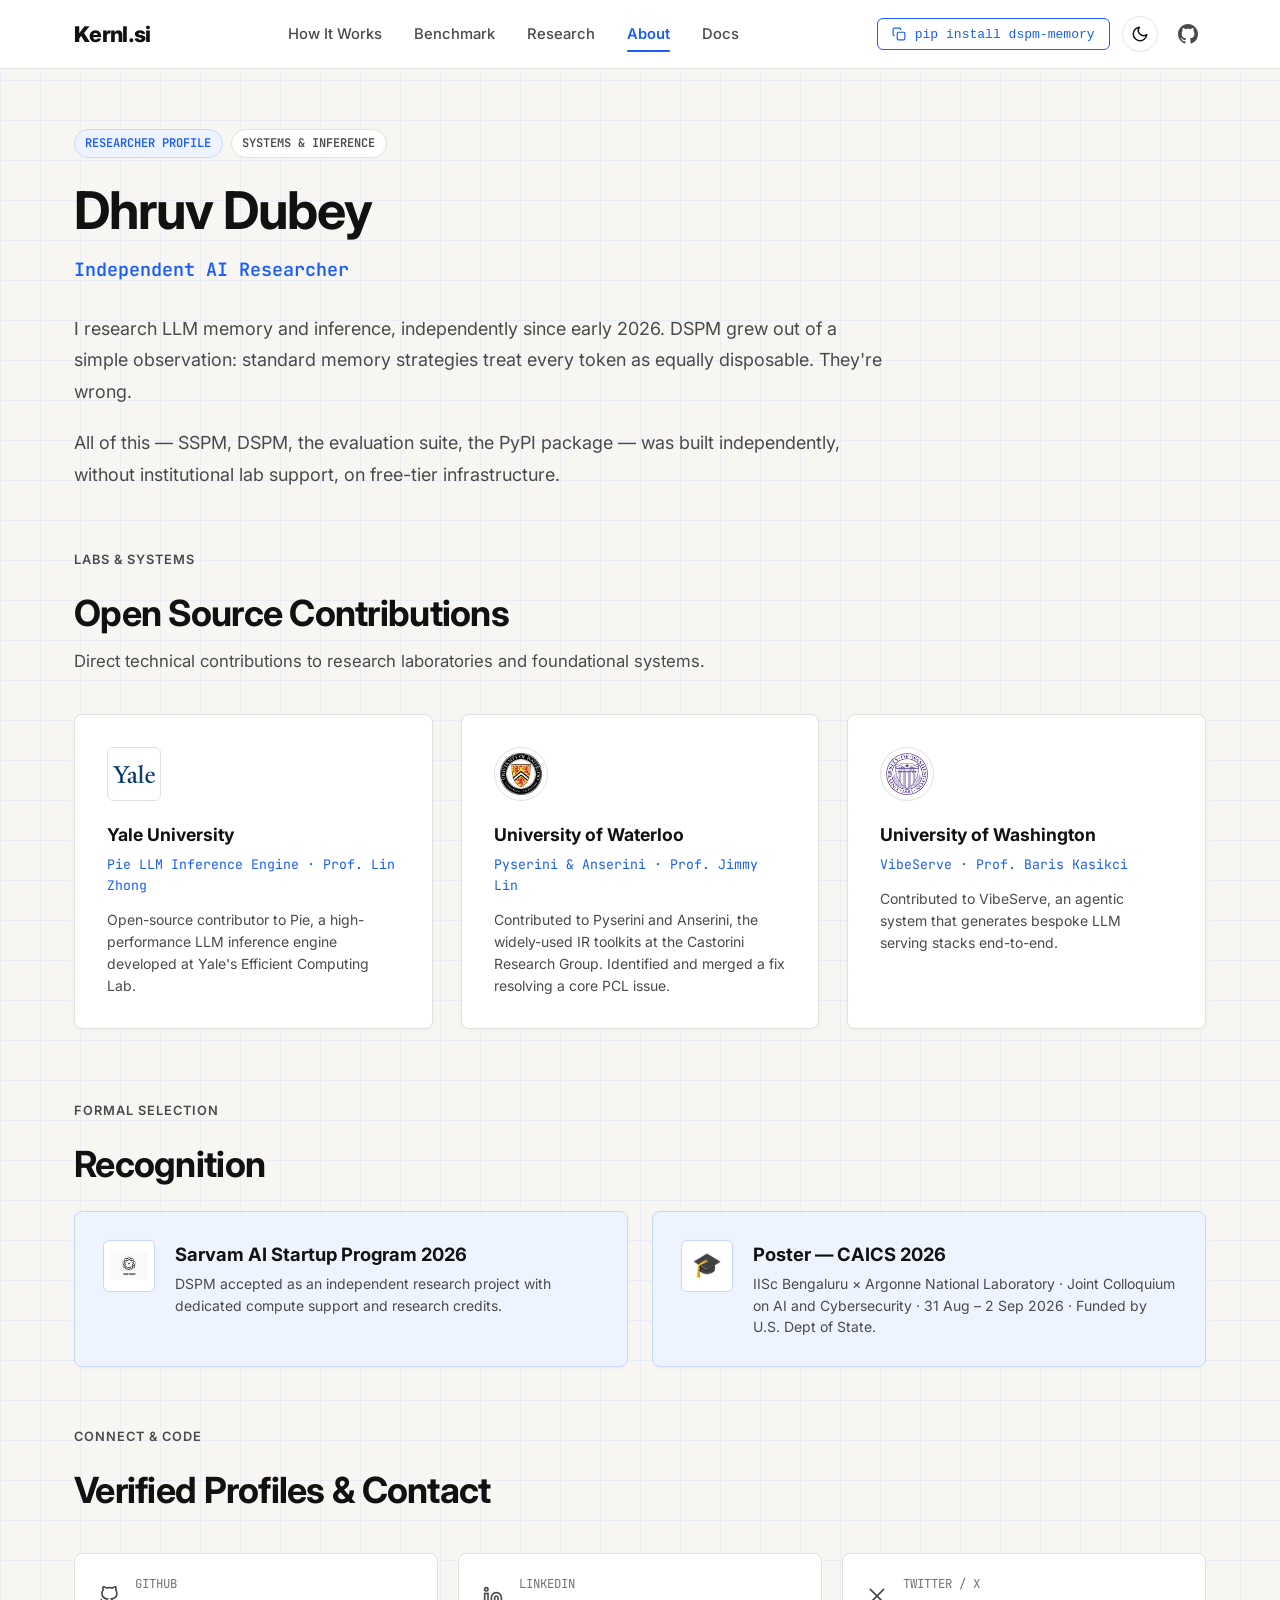
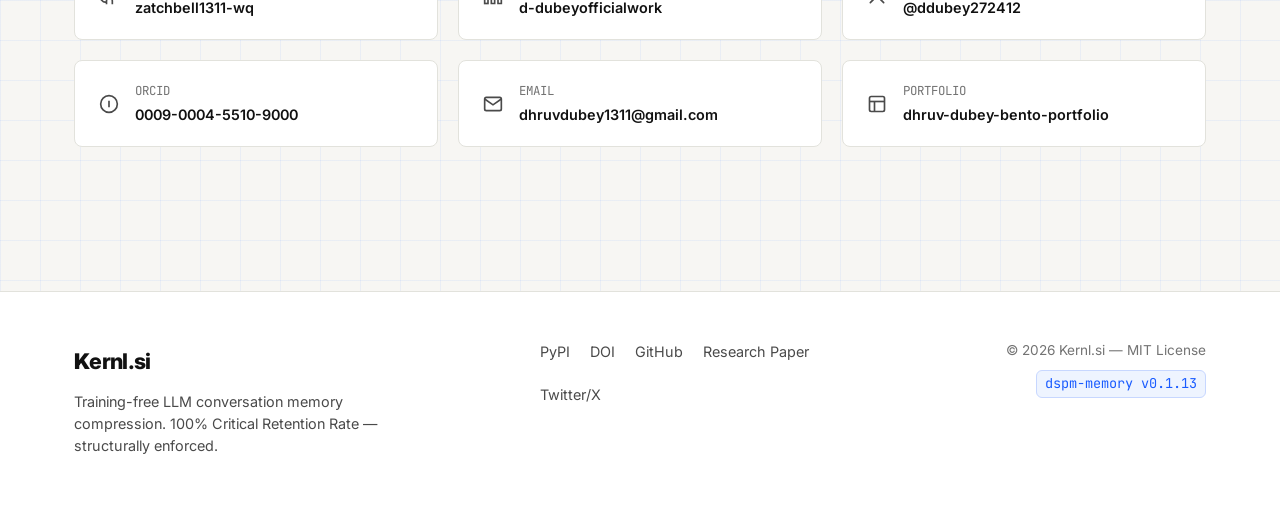
<file: about.html>
<!DOCTYPE html>
<html lang="en">
<head>
  <script>
    (function() {
      const t = localStorage.getItem('kernl-theme');
      const s = window.matchMedia('(prefers-color-scheme: dark)').matches ? 'dark' : 'light';
      document.documentElement.setAttribute('data-theme', t || s);
    })();
  </script>
  <meta charset="UTF-8">
  <meta name="viewport" content="width=device-width, initial-scale=1.0">
  <title>About — Dhruv Dubey &middot; Kernl.si</title>
  <meta name="description" content="Dhruv Dubey is an independent AI researcher working on LLM memory and inference. Creator of DSPM and open-source contributor to Yale, UW, and Waterloo projects.">
  <link rel="icon" type="image/svg+xml" href="favicon.svg">
  <link rel="stylesheet" href="styles.css">
</head>
<body>

  <!-- Page Transition & Loading Splash Screen -->
  <div id="splash-screen">
    <div class="splash-content">
      <div class="splash-logo kernl-logo">
        <span class="logo-mark">K</span><span class="logo-suffix">ernl.si</span>
      </div>
      <div class="splash-sub">Dynamic Semantic Patch Memory</div>
      <div class="splash-redirect-info"></div>
    </div>
  </div>

  <!-- Shared Top Navigation -->
  <header class="site-header">
    <div class="container nav-container">
      <a href="index.html" class="kernl-logo" aria-label="Kernl.si Home">
        <span class="logo-mark">K</span><span class="logo-suffix">ernl.si</span>
      </a>

      <nav>
        <ul class="nav-links">
          <li><a href="how-it-works.html" class="nav-link">How It Works</a></li>
          <li><a href="benchmark.html" class="nav-link">Benchmark</a></li>
          <li><a href="research.html" class="nav-link">Research</a></li>
          <li><a href="about.html" class="nav-link active">About</a></li>
          <li><a href="https://github.com/zatchbell1311-wq/Kernl#readme" target="_blank" rel="noopener noreferrer" class="nav-link">Docs</a></li>
        </ul>
      </nav>

      <div class="nav-actions">
        <button class="pip-copy-btn" title="Click to copy installation command">
          <svg class="copy-icon" viewBox="0 0 24 24">
            <rect x="9" y="9" width="13" height="13" rx="2" ry="2"></rect>
            <path d="M5 15H4a2 2 0 0 1-2-2V4a2 2 0 0 1 2-2h9a2 2 0 0 1 2 2v1"></path>
          </svg>
          <code>pip install dspm-memory</code>
          <span class="tooltip">Copied!</span>
        </button>

        <!-- Theme Toggle Button -->
        <button class="theme-toggle-btn" id="theme-toggle" aria-label="Switch to dark mode" title="Switch to dark mode">
          <svg viewBox="0 0 24 24"><path d="M21 12.79A9 9 0 1 1 11.21 3 7 7 0 0 0 21 12.79z"></path></svg>
        </button>

        <a href="https://github.com/zatchbell1311-wq/Kernl" target="_blank" rel="noopener noreferrer" class="nav-icon-link" aria-label="Kernl on GitHub">
          <svg viewBox="0 0 24 24">
            <path d="M12 0C5.37 0 0 5.37 0 12c0 5.31 3.435 9.795 8.205 11.385.6.105.825-.255.825-.57 0-.285-.015-1.23-.015-2.235-3.015.555-3.795-.735-4.035-1.41-.135-.345-.72-1.41-1.23-1.695-.42-.225-1.02-.78-.015-.795.945-.015 1.62.87 1.845 1.23 1.08 1.815 2.805 1.305 3.495.99.105-.78.42-1.305.765-1.605-2.67-.3-5.46-1.335-5.46-5.925 0-1.305.465-2.385 1.23-3.225-.12-.3-.54-1.53.12-3.18 0 0 1.005-.315 3.3 1.23.96-.27 1.98-.405 3-.405s2.04.135 3 .405c2.295-1.56 3.3-1.23 3.3-1.23.66 1.65.24 2.88.12 3.18.765.84 1.23 1.905 1.23 3.225 0 4.605-2.805 5.625-5.475 5.925.435.375.81 1.095.81 2.22 0 1.605-.015 2.895-.015 3.3 0 .315.225.69.825.57A12.02 12.02 0 0024 12c0-6.63-5.37-12-12-12z"/>
          </svg>
        </a>

        <button class="mobile-toggle" aria-label="Toggle navigation menu">
          <svg viewBox="0 0 24 24">
            <line x1="3" y1="12" x2="21" y2="12"></line>
            <line x1="3" y1="6" x2="21" y2="6"></line>
            <line x1="3" y1="18" x2="21" y2="18"></line>
          </svg>
        </button>
      </div>
    </div>

    <!-- Mobile Drawer -->
    <div class="mobile-drawer">
      <a href="how-it-works.html" class="nav-link">How It Works</a>
      <a href="benchmark.html" class="nav-link">Benchmark</a>
      <a href="research.html" class="nav-link">Research</a>
      <a href="about.html" class="nav-link active">About</a>
      <a href="https://github.com/zatchbell1311-wq/Kernl#readme" target="_blank" rel="noopener noreferrer" class="nav-link">Docs</a>
      <button class="pip-copy-btn copy-pip-action" style="width: 100%; justify-content: center;">
        <code>pip install dspm-memory</code>
      </button>
    </div>
  </header>

  <!-- Page Content -->
  <main>
    <div class="container" style="padding-top: 60px; padding-bottom: 80px;">
      
      <!-- Profile & Header Section -->
      <header class="author-header">
        <div>
          <div class="badge-row">
            <span class="badge blue-tint">RESEARCHER PROFILE</span>
            <span class="badge">SYSTEMS &amp; INFERENCE</span>
          </div>
          <h1 class="section-title" style="font-size: 3.25rem;">
            Dhruv Dubey
          </h1>
          <div style="font-family: var(--font-mono); font-size: 1.15rem; color: var(--accent); font-weight: 600; margin-bottom: 1.75rem;">
            Independent AI Researcher
          </div>

          <div style="font-size: 1.125rem; color: var(--text); line-height: 1.75; max-width: 820px;">
            <p style="margin-bottom: 1.25rem;">
              I research LLM memory and inference, independently since early 2026. DSPM grew out of a simple observation: standard memory strategies treat every token as equally disposable. They're wrong.
            </p>
            <p>
              All of this &mdash; SSPM, DSPM, the evaluation suite, the PyPI package &mdash; was built independently, without institutional lab support, on free-tier infrastructure.
            </p>
          </div>
        </div>
      </header>

      <!-- Open Source Contributions (With Real Logos) -->
      <section style="margin: 60px 0;">
        <span class="section-label">LABS &amp; SYSTEMS</span>
        <h2 class="section-title">Open Source Contributions</h2>
        <p class="section-subtitle">
          Direct technical contributions to research laboratories and foundational systems.
        </p>

        <div class="contrib-grid">
          
          <!-- YALE UNIVERSITY -->
          <div class="contrib-card">
            <div class="contrib-logo-box" title="Yale University Official Logo">
              <img src="images/yale-white-badge.png" alt="Yale University Logo" class="brand-logo-img">
            </div>
            <h3 class="contrib-univ">Yale University</h3>
            <div class="contrib-lab">Pie LLM Inference Engine &middot; Prof. Lin Zhong</div>
            <p class="contrib-desc">
              Open-source contributor to Pie, a high-performance LLM inference engine developed at Yale's Efficient Computing Lab.
            </p>
          </div>

          <!-- UNIVERSITY OF WATERLOO -->
          <div class="contrib-card">
            <div class="contrib-logo-box round-badge" title="University of Waterloo Official Heraldic Seal">
              <img src="images/waterloo-seal.png" alt="University of Waterloo Seal" class="brand-logo-img">
            </div>
            <h3 class="contrib-univ">University of Waterloo</h3>
            <div class="contrib-lab">Pyserini &amp; Anserini &middot; Prof. Jimmy Lin</div>
            <p class="contrib-desc">
              Contributed to Pyserini and Anserini, the widely-used IR toolkits at the Castorini Research Group. Identified and merged a fix resolving a core PCL issue.
            </p>
          </div>

          <!-- UNIVERSITY OF WASHINGTON -->
          <div class="contrib-card">
            <div class="contrib-logo-box round-badge" title="University of Washington Official Seal">
              <img src="images/uw-seal.png" alt="University of Washington Seal" class="brand-logo-img">
            </div>
            <h3 class="contrib-univ">University of Washington</h3>
            <div class="contrib-lab">VibeServe &middot; Prof. Baris Kasikci</div>
            <p class="contrib-desc">
              Contributed to VibeServe, an agentic system that generates bespoke LLM serving stacks end-to-end.
            </p>
          </div>

        </div>
      </section>

      <!-- Recognition Section (Sarvam AI & CAICS) -->
      <section style="margin: 60px 0;">
        <span class="section-label">FORMAL SELECTION</span>
        <h2 class="section-title">Recognition</h2>

        <div style="display: grid; grid-template-columns: 1fr 1fr; gap: 1.5rem; margin-top: 1.5rem;">
          
          <!-- Sarvam AI Card -->
          <div class="card" style="display: flex; gap: 1.25rem; align-items: flex-start; background: var(--recog-bg); border-color: var(--recog-border);">
            <div style="width: 52px; height: 52px; border-radius: var(--radius-sm); background: var(--surface); border: 1px solid var(--recog-border); display: flex; align-items: center; justify-content: center; flex-shrink: 0; padding: 6px;">
              <img src="images/sarvam-official.png" alt="Sarvam AI Official Logo" class="brand-logo-img sarvam-brand-img">
            </div>
            <div>
              <h3 style="font-size: 1.15rem; font-weight: 700; color: var(--heading); margin-bottom: 0.25rem;">
                Sarvam AI Startup Program 2026
              </h3>
              <p style="font-size: 0.875rem; color: var(--text); line-height: 1.55;">
                DSPM accepted as an independent research project with dedicated compute support and research credits.
              </p>
            </div>
          </div>

          <!-- Poster CAICS Card -->
          <div class="card" style="display: flex; gap: 1.25rem; align-items: flex-start; background: var(--recog-bg); border-color: var(--recog-border);">
            <div style="width: 52px; height: 52px; border-radius: var(--radius-sm); background: var(--surface); border: 1px solid var(--recog-border); display: flex; align-items: center; justify-content: center; flex-shrink: 0; font-size: 1.5rem;">
              🎓
            </div>
            <div>
              <h3 style="font-size: 1.15rem; font-weight: 700; color: var(--heading); margin-bottom: 0.25rem;">
                Poster &mdash; CAICS 2026
              </h3>
              <p style="font-size: 0.875rem; color: var(--text); line-height: 1.55;">
                IISc Bengaluru &times; Argonne National Laboratory &middot; Joint Colloquium on AI and Cybersecurity &middot; 31 Aug &ndash; 2 Sep 2026 &middot; Funded by U.S. Dept of State.
              </p>
            </div>
          </div>

        </div>
      </section>

      <!-- Links Row -->
      <section style="margin: 60px 0 20px;">
        <span class="section-label">CONNECT &amp; CODE</span>
        <h2 class="section-title">Verified Profiles &amp; Contact</h2>

        <div class="links-row-grid">
          
          <!-- GitHub -->
          <a href="https://github.com/zatchbell1311-wq" target="_blank" rel="noopener noreferrer" class="link-contact-card">
            <svg viewBox="0 0 24 24">
              <path d="M9 19c-5 1.5-5-2.5-7-3m14 6v-3.87a3.37 3.37 0 0 0-.94-2.61c3.14-.35 6.44-1.54 6.44-7A5.44 5.44 0 0 0 20 4.77 5.07 5.07 0 0 0 19.91 1S18.73.65 16 2.48a13.38 13.38 0 0 0-7 0C6.27.65 5.09 1 5.09 1A5.07 5.07 0 0 0 5 4.77a5.44 5.44 0 0 0-1.5 3.78c0 5.42 3.3 6.61 6.44 7A3.37 3.37 0 0 0 9 18.13V22"></path>
            </svg>
            <div>
              <div class="info-title">GitHub</div>
              <div class="info-val">zatchbell1311-wq</div>
            </div>
          </a>

          <!-- LinkedIn -->
          <a href="https://linkedin.com/in/d-dubeyofficialwork" target="_blank" rel="noopener noreferrer" class="link-contact-card">
            <svg viewBox="0 0 24 24">
              <path d="M16 8a6 6 0 0 1 6 6v7h-4v-7a2 2 0 0 0-2-2 2 2 0 0 0-2 2v7h-4v-7a6 6 0 0 1 6-6z"></path>
              <rect x="2" y="9" width="4" height="12"></rect>
              <circle cx="4" cy="4" r="2"></circle>
            </svg>
            <div>
              <div class="info-title">LinkedIn</div>
              <div class="info-val">d-dubeyofficialwork</div>
            </div>
          </a>

          <!-- Twitter/X -->
          <a href="https://x.com/ddubey272412" target="_blank" rel="noopener noreferrer" class="link-contact-card">
            <svg viewBox="0 0 24 24" fill="none">
              <path d="M4 4l16 16m0-16L4 20" stroke="currentColor" stroke-width="2" stroke-linecap="round"/>
            </svg>
            <div>
              <div class="info-title">Twitter / X</div>
              <div class="info-val">@ddubey272412</div>
            </div>
          </a>

          <!-- ORCID -->
          <a href="https://orcid.org/0009-0004-5510-9000" target="_blank" rel="noopener noreferrer" class="link-contact-card">
            <svg viewBox="0 0 24 24">
              <circle cx="12" cy="12" r="10"></circle>
              <line x1="12" y1="8" x2="12" y2="16"></line>
              <line x1="8" y1="8" x2="8.01" y2="8"></line>
            </svg>
            <div>
              <div class="info-title">ORCID</div>
              <div class="info-val">0009-0004-5510-9000</div>
            </div>
          </a>

          <!-- Email -->
          <a href="mailto:dhruvdubey1311@gmail.com" class="link-contact-card">
            <svg viewBox="0 0 24 24">
              <path d="M4 4h16c1.1 0 2 .9 2 2v12c0 1.1-.9 2-2 2H4c-1.1 0-2-.9-2-2V6c0-1.1.9-2 2-2z"></path>
              <polyline points="22,6 12,13 2,6"></polyline>
            </svg>
            <div>
              <div class="info-title">Email</div>
              <div class="info-val">dhruvdubey1311@gmail.com</div>
            </div>
          </a>

          <!-- Portfolio -->
          <a href="https://dhruv-dubey-bento-portfolio.vercel.app" target="_blank" rel="noopener noreferrer" class="link-contact-card">
            <svg viewBox="0 0 24 24">
              <rect x="3" y="3" width="18" height="18" rx="2" ry="2"></rect>
              <line x1="3" y1="9" x2="21" y2="9"></line>
              <line x1="9" y1="21" x2="9" y2="9"></line>
            </svg>
            <div>
              <div class="info-title">Portfolio</div>
              <div class="info-val">dhruv-dubey-bento-portfolio</div>
            </div>
          </a>

        </div>
      </section>

    </div>
  </main>

  <!-- Shared Footer -->
  <footer class="site-footer">
    <div class="container footer-container">
      <div class="footer-brand">
        <a href="index.html" class="kernl-logo">
          <span class="logo-mark">K</span><span class="logo-suffix">ernl.si</span>
        </a>
        <p>
          Training-free LLM conversation memory compression. 100% Critical Retention Rate — structurally enforced.
        </p>
      </div>

      <div class="footer-center-links">
        <a href="https://pypi.org/project/dspm-memory/" target="_blank" rel="noopener noreferrer">PyPI</a>
        <a href="https://doi.org/10.5281/zenodo.19438636" target="_blank" rel="noopener noreferrer">DOI</a>
        <a href="https://github.com/zatchbell1311-wq/Kernl" target="_blank" rel="noopener noreferrer">GitHub</a>
        <a href="research.html">Research Paper</a>
        <a href="https://x.com/ddubey272412" target="_blank" rel="noopener noreferrer">Twitter/X</a>
      </div>

      <div class="footer-right">
        <div>&copy; 2026 Kernl.si &mdash; MIT License</div>
        <div class="version-tag">dspm-memory v0.1.13</div>
      </div>
    </div>
  </footer>

  <script src="main.js"></script>
</body>
</html>
</file>
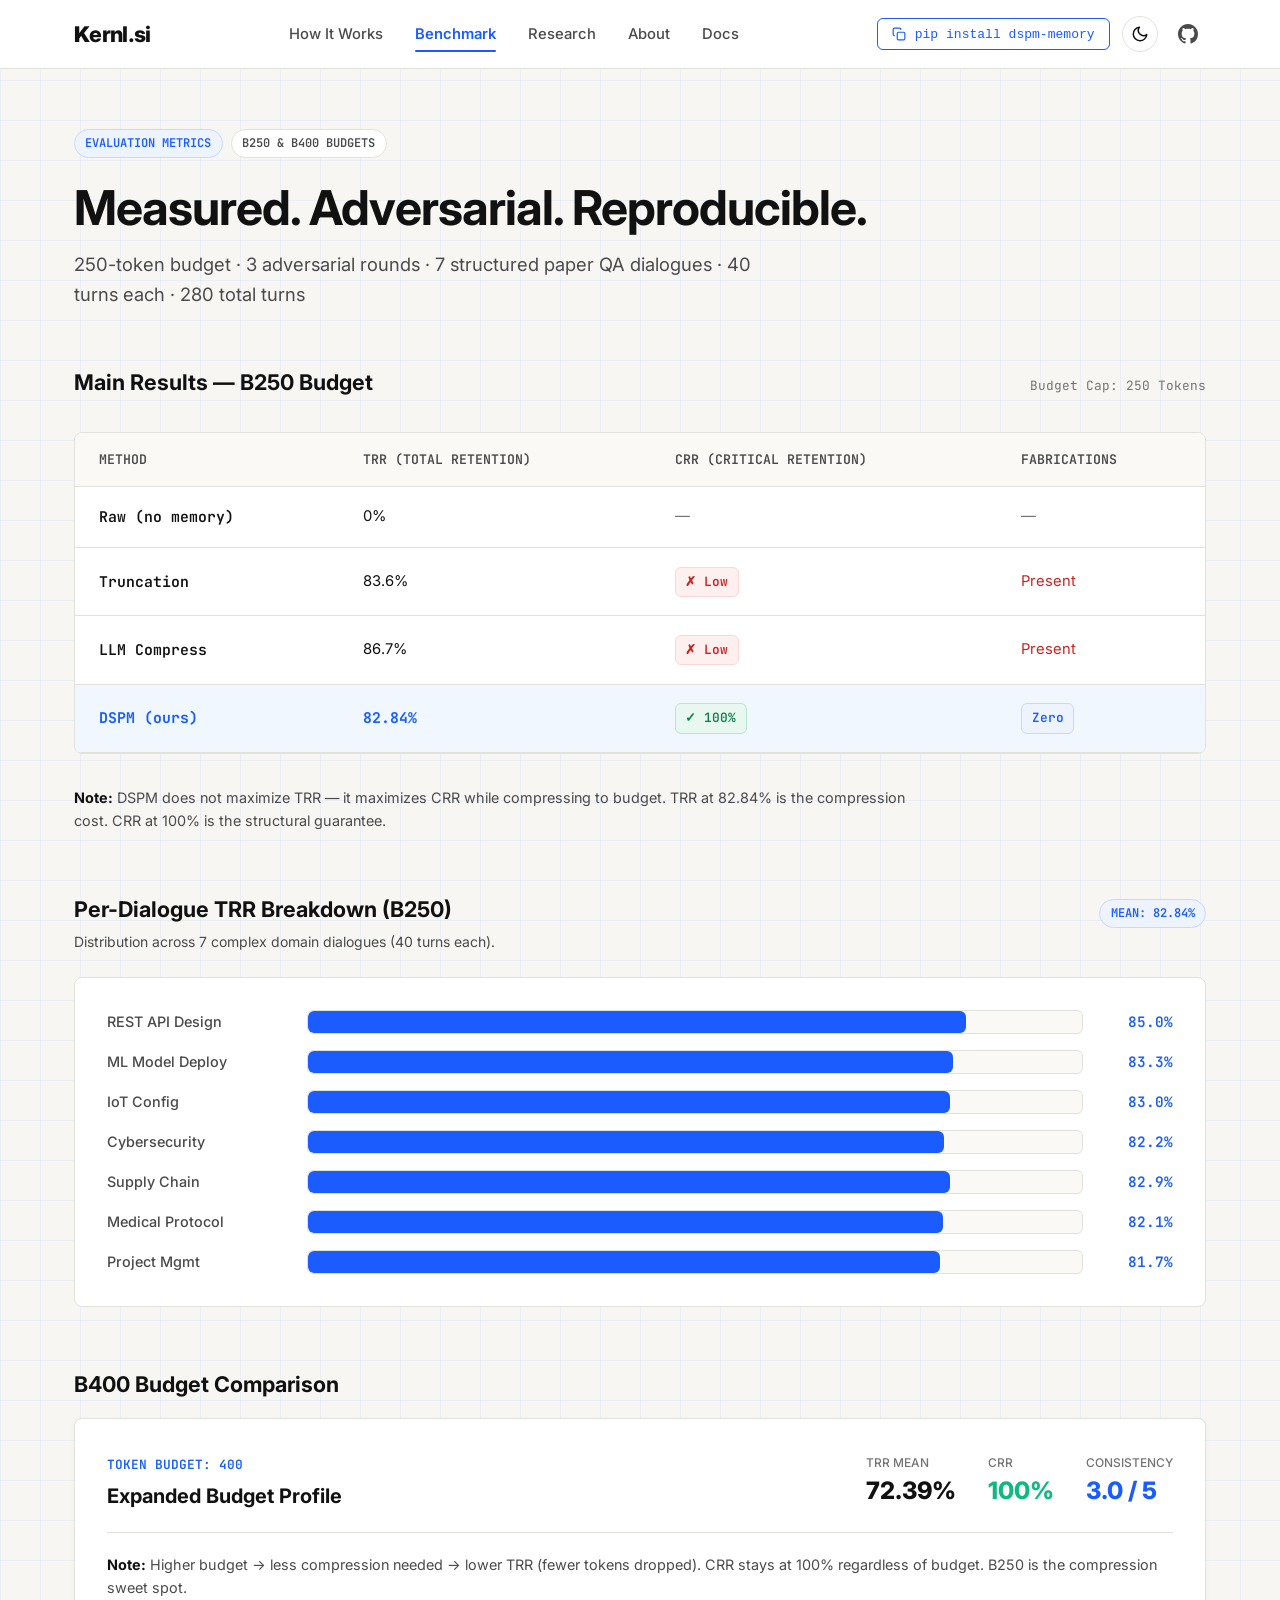
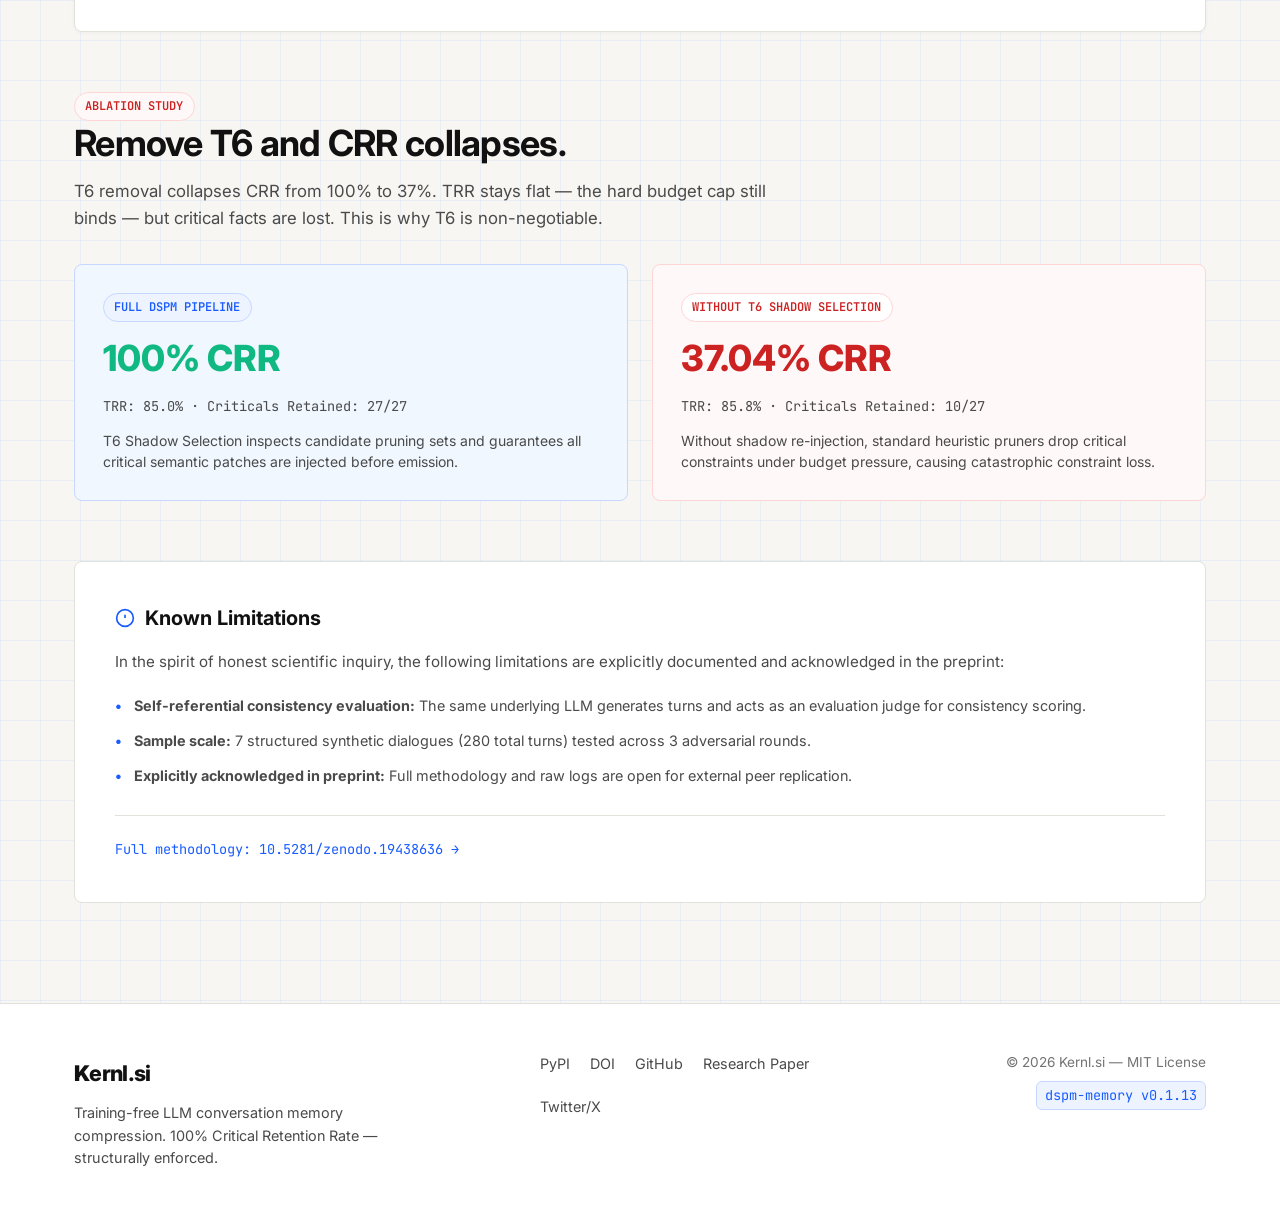
<file: benchmark.html>
<!DOCTYPE html>
<html lang="en">
<head>
  <script>
    (function() {
      const t = localStorage.getItem('kernl-theme');
      const s = window.matchMedia('(prefers-color-scheme: dark)').matches ? 'dark' : 'light';
      document.documentElement.setAttribute('data-theme', t || s);
    })();
  </script>
  <meta charset="UTF-8">
  <meta name="viewport" content="width=device-width, initial-scale=1.0">
  <title>Benchmark — Kernl.si (DSPM)</title>
  <meta name="description" content="Empirical evaluation of DSPM across adversarial dialogues at 250-token and 400-token budgets. 100% Critical Retention Rate, zero fabrications.">
  <link rel="icon" type="image/svg+xml" href="favicon.svg">
  <link rel="stylesheet" href="styles.css">
</head>
<body>

  <!-- Page Transition & Loading Splash Screen -->
  <div id="splash-screen">
    <div class="splash-content">
      <div class="splash-logo kernl-logo">
        <span class="logo-mark">K</span><span class="logo-suffix">ernl.si</span>
      </div>
      <div class="splash-sub">Dynamic Semantic Patch Memory</div>
      <div class="splash-redirect-info"></div>
    </div>
  </div>

  <!-- Shared Top Navigation -->
  <header class="site-header">
    <div class="container nav-container">
      <a href="index.html" class="kernl-logo" aria-label="Kernl.si Home">
        <span class="logo-mark">K</span><span class="logo-suffix">ernl.si</span>
      </a>

      <nav>
        <ul class="nav-links">
          <li><a href="how-it-works.html" class="nav-link">How It Works</a></li>
          <li><a href="benchmark.html" class="nav-link active">Benchmark</a></li>
          <li><a href="research.html" class="nav-link">Research</a></li>
          <li><a href="about.html" class="nav-link">About</a></li>
          <li><a href="https://github.com/zatchbell1311-wq/Kernl#readme" target="_blank" rel="noopener noreferrer" class="nav-link">Docs</a></li>
        </ul>
      </nav>

      <div class="nav-actions">
        <button class="pip-copy-btn" title="Click to copy installation command">
          <svg class="copy-icon" viewBox="0 0 24 24">
            <rect x="9" y="9" width="13" height="13" rx="2" ry="2"></rect>
            <path d="M5 15H4a2 2 0 0 1-2-2V4a2 2 0 0 1 2-2h9a2 2 0 0 1 2 2v1"></path>
          </svg>
          <code>pip install dspm-memory</code>
          <span class="tooltip">Copied!</span>
        </button>

        <!-- Theme Toggle Button -->
        <button class="theme-toggle-btn" id="theme-toggle" aria-label="Switch to dark mode" title="Switch to dark mode">
          <svg viewBox="0 0 24 24"><path d="M21 12.79A9 9 0 1 1 11.21 3 7 7 0 0 0 21 12.79z"></path></svg>
        </button>

        <a href="https://github.com/zatchbell1311-wq/Kernl" target="_blank" rel="noopener noreferrer" class="nav-icon-link" aria-label="Kernl on GitHub">
          <svg viewBox="0 0 24 24">
            <path d="M12 0C5.37 0 0 5.37 0 12c0 5.31 3.435 9.795 8.205 11.385.6.105.825-.255.825-.57 0-.285-.015-1.23-.015-2.235-3.015.555-3.795-.735-4.035-1.41-.135-.345-.72-1.41-1.23-1.695-.42-.225-1.02-.78-.015-.795.945-.015 1.62.87 1.845 1.23 1.08 1.815 2.805 1.305 3.495.99.105-.78.42-1.305.765-1.605-2.67-.3-5.46-1.335-5.46-5.925 0-1.305.465-2.385 1.23-3.225-.12-.3-.54-1.53.12-3.18 0 0 1.005-.315 3.3 1.23.96-.27 1.98-.405 3-.405s2.04.135 3 .405c2.295-1.56 3.3-1.23 3.3-1.23.66 1.65.24 2.88.12 3.18.765.84 1.23 1.905 1.23 3.225 0 4.605-2.805 5.625-5.475 5.925.435.375.81 1.095.81 2.22 0 1.605-.015 2.895-.015 3.3 0 .315.225.69.825.57A12.02 12.02 0 0024 12c0-6.63-5.37-12-12-12z"/>
          </svg>
        </a>

        <button class="mobile-toggle" aria-label="Toggle navigation menu">
          <svg viewBox="0 0 24 24">
            <line x1="3" y1="12" x2="21" y2="12"></line>
            <line x1="3" y1="6" x2="21" y2="6"></line>
            <line x1="3" y1="18" x2="21" y2="18"></line>
          </svg>
        </button>
      </div>
    </div>

    <!-- Mobile Drawer -->
    <div class="mobile-drawer">
      <a href="how-it-works.html" class="nav-link">How It Works</a>
      <a href="benchmark.html" class="nav-link active">Benchmark</a>
      <a href="research.html" class="nav-link">Research</a>
      <a href="about.html" class="nav-link">About</a>
      <a href="https://github.com/zatchbell1311-wq/Kernl#readme" target="_blank" rel="noopener noreferrer" class="nav-link">Docs</a>
      <button class="pip-copy-btn copy-pip-action" style="width: 100%; justify-content: center;">
        <code>pip install dspm-memory</code>
      </button>
    </div>
  </header>

  <!-- Page Content -->
  <main>
    <div class="container" style="padding-top: 60px; padding-bottom: 80px;">
      
      <!-- Header Section -->
      <header style="max-width: 820px; margin-bottom: 3.5rem;">
        <div class="badge-row">
          <span class="badge blue-tint">EVALUATION METRICS</span>
          <span class="badge">B250 &amp; B400 BUDGETS</span>
        </div>
        <h1 class="section-title" style="font-size: 3rem;">
          Measured. Adversarial. Reproducible.
        </h1>
        <p class="section-subtitle" style="font-size: 1.15rem; margin-top: 0.75rem;">
          250-token budget &middot; 3 adversarial rounds &middot; 7 structured paper QA dialogues &middot; 40 turns each &middot; 280 total turns
        </p>
      </header>

      <!-- Main Results Table — B250 budget -->
      <section>
        <div style="display: flex; justify-content: space-between; align-items: baseline; flex-wrap: wrap; gap: 1rem;">
          <h2 style="font-size: 1.35rem; font-weight: 700; color: var(--heading);">Main Results &mdash; B250 Budget</h2>
          <span style="font-family: var(--font-mono); font-size: 0.8rem; color: var(--text-muted);">
            Budget Cap: 250 Tokens
          </span>
        </div>

        <div class="table-wrapper">
          <table class="benchmark-table">
            <thead>
              <tr>
                <th>Method</th>
                <th>TRR (Total Retention)</th>
                <th>CRR (Critical Retention)</th>
                <th>Fabrications</th>
              </tr>
            </thead>
            <tbody>
              <tr>
                <td style="font-family: var(--font-mono); font-weight: 600;">Raw (no memory)</td>
                <td>0%</td>
                <td style="color: var(--text-muted);">&mdash;</td>
                <td style="color: var(--text-muted);">&mdash;</td>
              </tr>
              <tr>
                <td style="font-family: var(--font-mono); font-weight: 600;">Truncation</td>
                <td>83.6%</td>
                <td>
                  <span class="table-badge fail">
                    ✗ Low
                  </span>
                </td>
                <td style="color: var(--danger-red);">Present</td>
              </tr>
              <tr>
                <td style="font-family: var(--font-mono); font-weight: 600;">LLM Compress</td>
                <td>86.7%</td>
                <td>
                  <span class="table-badge fail">
                    ✗ Low
                  </span>
                </td>
                <td style="color: var(--danger-red);">Present</td>
              </tr>
              <tr class="highlight-row">
                <td style="font-family: var(--font-mono); font-weight: 700; color: var(--accent);">
                  DSPM (ours)
                </td>
                <td style="color: var(--accent); font-family: var(--font-mono); font-weight: 700;">
                  82.84%
                </td>
                <td>
                  <span class="table-badge success">
                    ✓ 100%
                  </span>
                </td>
                <td>
                  <span class="table-badge blue">Zero</span>
                </td>
              </tr>
            </tbody>
          </table>
        </div>

        <p style="font-size: 0.9rem; color: var(--text); line-height: 1.6; max-width: 860px; margin-top: 1rem;">
          <strong style="color: var(--heading);">Note:</strong> DSPM does not maximize TRR &mdash; it maximizes CRR while compressing to budget. TRR at 82.84% is the compression cost. CRR at 100% is the structural guarantee.
        </p>
      </section>

      <!-- Per-Dialogue TRR — B250 Bar Chart -->
      <section style="margin: 60px 0;">
        <div style="display: flex; justify-content: space-between; align-items: baseline; flex-wrap: wrap; gap: 1rem; margin-bottom: 1.5rem;">
          <div>
            <h2 style="font-size: 1.35rem; font-weight: 700; color: var(--heading);">Per-Dialogue TRR Breakdown (B250)</h2>
            <p style="font-size: 0.875rem; color: var(--text); margin-top: 0.25rem;">
              Distribution across 7 complex domain dialogues (40 turns each).
            </p>
          </div>
          <span class="badge blue-tint">MEAN: 82.84%</span>
        </div>

        <div style="background: var(--surface); border: 1px solid var(--border); border-radius: var(--radius-md); padding: 2rem;">
          <div class="bar-row">
            <div class="bar-label">REST API Design</div>
            <div class="bar-track">
              <div class="bar-fill" data-percent="85.0"></div>
            </div>
            <div class="bar-val">85.0%</div>
          </div>

          <div class="bar-row">
            <div class="bar-label">ML Model Deploy</div>
            <div class="bar-track">
              <div class="bar-fill" data-percent="83.3"></div>
            </div>
            <div class="bar-val">83.3%</div>
          </div>

          <div class="bar-row">
            <div class="bar-label">IoT Config</div>
            <div class="bar-track">
              <div class="bar-fill" data-percent="83.0"></div>
            </div>
            <div class="bar-val">83.0%</div>
          </div>

          <div class="bar-row">
            <div class="bar-label">Cybersecurity</div>
            <div class="bar-track">
              <div class="bar-fill" data-percent="82.2"></div>
            </div>
            <div class="bar-val">82.2%</div>
          </div>

          <div class="bar-row">
            <div class="bar-label">Supply Chain</div>
            <div class="bar-track">
              <div class="bar-fill" data-percent="82.9"></div>
            </div>
            <div class="bar-val">82.9%</div>
          </div>

          <div class="bar-row">
            <div class="bar-label">Medical Protocol</div>
            <div class="bar-track">
              <div class="bar-fill" data-percent="82.1"></div>
            </div>
            <div class="bar-val">82.1%</div>
          </div>

          <div class="bar-row" style="margin-bottom: 0;">
            <div class="bar-label">Project Mgmt</div>
            <div class="bar-track">
              <div class="bar-fill" data-percent="81.7"></div>
            </div>
            <div class="bar-val">81.7%</div>
          </div>
        </div>
      </section>

      <!-- B400 Comparison Card -->
      <section style="margin: 60px 0;">
        <h2 style="font-size: 1.35rem; font-weight: 700; color: var(--heading); margin-bottom: 1rem;">
          B400 Budget Comparison
        </h2>

        <div class="card" style="padding: 2rem;">
          <div style="display: flex; justify-content: space-between; align-items: center; flex-wrap: wrap; gap: 1.5rem; margin-bottom: 1.25rem;">
            <div>
              <span style="font-family: var(--font-mono); font-size: 0.8rem; color: var(--accent); font-weight: 600;">TOKEN BUDGET: 400</span>
              <div style="font-size: 1.25rem; font-weight: 700; color: var(--heading); margin-top: 0.25rem;">Expanded Budget Profile</div>
            </div>

            <div style="display: flex; gap: 2rem; font-family: var(--font-sans);">
              <div>
                <span style="display: block; font-size: 0.75rem; color: var(--text-muted); font-weight: 500;">TRR MEAN</span>
                <span style="font-size: 1.5rem; font-weight: 800; color: var(--heading);">72.39%</span>
              </div>
              <div>
                <span style="display: block; font-size: 0.75rem; color: var(--text-muted); font-weight: 500;">CRR</span>
                <span style="font-size: 1.5rem; font-weight: 800; color: #10B981;">100%</span>
              </div>
              <div>
                <span style="display: block; font-size: 0.75rem; color: var(--text-muted); font-weight: 500;">CONSISTENCY</span>
                <span style="font-size: 1.5rem; font-weight: 800; color: var(--accent);">3.0 / 5</span>
              </div>
            </div>
          </div>

          <p style="font-size: 0.9rem; color: var(--text); line-height: 1.6; border-top: 1px solid var(--border); padding-top: 1.25rem; margin-top: 0.5rem;">
            <strong style="color: var(--heading);">Note:</strong> Higher budget &rarr; less compression needed &rarr; lower TRR (fewer tokens dropped). CRR stays at 100% regardless of budget. B250 is the compression sweet spot.
          </p>
        </div>
      </section>

      <!-- Ablation Study — T6 Shadow Selection -->
      <section style="margin: 60px 0;">
        <span class="badge" style="color: var(--danger-red); border-color: var(--without-border); background: var(--without-bg);">ABLATION STUDY</span>
        <h2 class="section-title">Remove T6 and CRR collapses.</h2>
        <p class="section-subtitle">
          T6 removal collapses CRR from 100% to 37%. TRR stays flat — the hard budget cap still binds — but critical facts are lost. This is why T6 is non-negotiable.
        </p>

        <div class="ablation-grid">
          <!-- Full DSPM -->
          <div class="ablation-card active">
            <span class="badge blue-tint">FULL DSPM PIPELINE</span>
            <div class="ablation-metric" style="color: #10B981;">100% CRR</div>
            <div style="font-family: var(--font-mono); font-size: 0.85rem; color: var(--text); margin-bottom: 0.75rem;">
              TRR: 85.0% &middot; Criticals Retained: 27/27
            </div>
            <p style="font-size: 0.875rem; color: var(--text); line-height: 1.5;">
              T6 Shadow Selection inspects candidate pruning sets and guarantees all critical semantic patches are injected before emission.
            </p>
          </div>

          <!-- Without T6 -->
          <div class="ablation-card collapsed">
            <span class="badge" style="color: var(--danger-red); border-color: var(--without-border);">WITHOUT T6 SHADOW SELECTION</span>
            <div class="ablation-metric" style="color: var(--danger-red);">37.04% CRR</div>
            <div style="font-family: var(--font-mono); font-size: 0.85rem; color: var(--text); margin-bottom: 0.75rem;">
              TRR: 85.8% &middot; Criticals Retained: 10/27
            </div>
            <p style="font-size: 0.875rem; color: var(--text); line-height: 1.5;">
              Without shadow re-injection, standard heuristic pruners drop critical constraints under budget pressure, causing catastrophic constraint loss.
            </p>
          </div>
        </div>
      </section>

      <!-- Known Limitations Section -->
      <section style="margin: 60px 0 20px; padding: 2.5rem; background: var(--surface); border-radius: var(--radius-md); border: 1px solid var(--border);">
        <div style="display: flex; align-items: center; gap: 0.6rem; margin-bottom: 1rem;">
          <svg width="20" height="20" viewBox="0 0 24 24" fill="none" stroke="var(--accent)" stroke-width="2">
            <circle cx="12" cy="12" r="10"></circle>
            <line x1="12" y1="8" x2="12" y2="12"></line>
            <line x1="12" y1="16" x2="12.01" y2="16"></line>
          </svg>
          <h3 style="font-size: 1.25rem; font-weight: 700; color: var(--heading);">Known Limitations</h3>
        </div>
        
        <p style="font-size: 0.95rem; color: var(--text); margin-bottom: 1.25rem;">
          In the spirit of honest scientific inquiry, the following limitations are explicitly documented and acknowledged in the preprint:
        </p>

        <ul style="list-style: none; display: flex; flex-direction: column; gap: 0.75rem; margin-bottom: 1.75rem;">
          <li style="display: flex; align-items: flex-start; gap: 0.75rem; font-size: 0.9rem; color: var(--text);">
            <span style="color: var(--accent); font-weight: bold;">&bull;</span>
            <span><strong>Self-referential consistency evaluation:</strong> The same underlying LLM generates turns and acts as an evaluation judge for consistency scoring.</span>
          </li>
          <li style="display: flex; align-items: flex-start; gap: 0.75rem; font-size: 0.9rem; color: var(--text);">
            <span style="color: var(--accent); font-weight: bold;">&bull;</span>
            <span><strong>Sample scale:</strong> 7 structured synthetic dialogues (280 total turns) tested across 3 adversarial rounds.</span>
          </li>
          <li style="display: flex; align-items: flex-start; gap: 0.75rem; font-size: 0.9rem; color: var(--text);">
            <span style="color: var(--accent); font-weight: bold;">&bull;</span>
            <span><strong>Explicitly acknowledged in preprint:</strong> Full methodology and raw logs are open for external peer replication.</span>
          </li>
        </ul>

        <div style="border-top: 1px solid var(--border); padding-top: 1.25rem;">
          <a href="https://doi.org/10.5281/zenodo.19438636" target="_blank" rel="noopener noreferrer" style="font-family: var(--font-mono); font-size: 0.85rem; color: var(--accent); display: inline-flex; align-items: center; gap: 0.4rem;">
            <span>Full methodology: 10.5281/zenodo.19438636 &rarr;</span>
          </a>
        </div>
      </section>

    </div>
  </main>

  <!-- Shared Footer -->
  <footer class="site-footer">
    <div class="container footer-container">
      <div class="footer-brand">
        <a href="index.html" class="kernl-logo">
          <span class="logo-mark">K</span><span class="logo-suffix">ernl.si</span>
        </a>
        <p>
          Training-free LLM conversation memory compression. 100% Critical Retention Rate — structurally enforced.
        </p>
      </div>

      <div class="footer-center-links">
        <a href="https://pypi.org/project/dspm-memory/" target="_blank" rel="noopener noreferrer">PyPI</a>
        <a href="https://doi.org/10.5281/zenodo.19438636" target="_blank" rel="noopener noreferrer">DOI</a>
        <a href="https://github.com/zatchbell1311-wq/Kernl" target="_blank" rel="noopener noreferrer">GitHub</a>
        <a href="research.html">Research Paper</a>
        <a href="https://x.com/ddubey272412" target="_blank" rel="noopener noreferrer">Twitter/X</a>
      </div>

      <div class="footer-right">
        <div>&copy; 2026 Kernl.si &mdash; MIT License</div>
        <div class="version-tag">dspm-memory v0.1.13</div>
      </div>
    </div>
  </footer>

  <script src="main.js"></script>
</body>
</html>
</file>
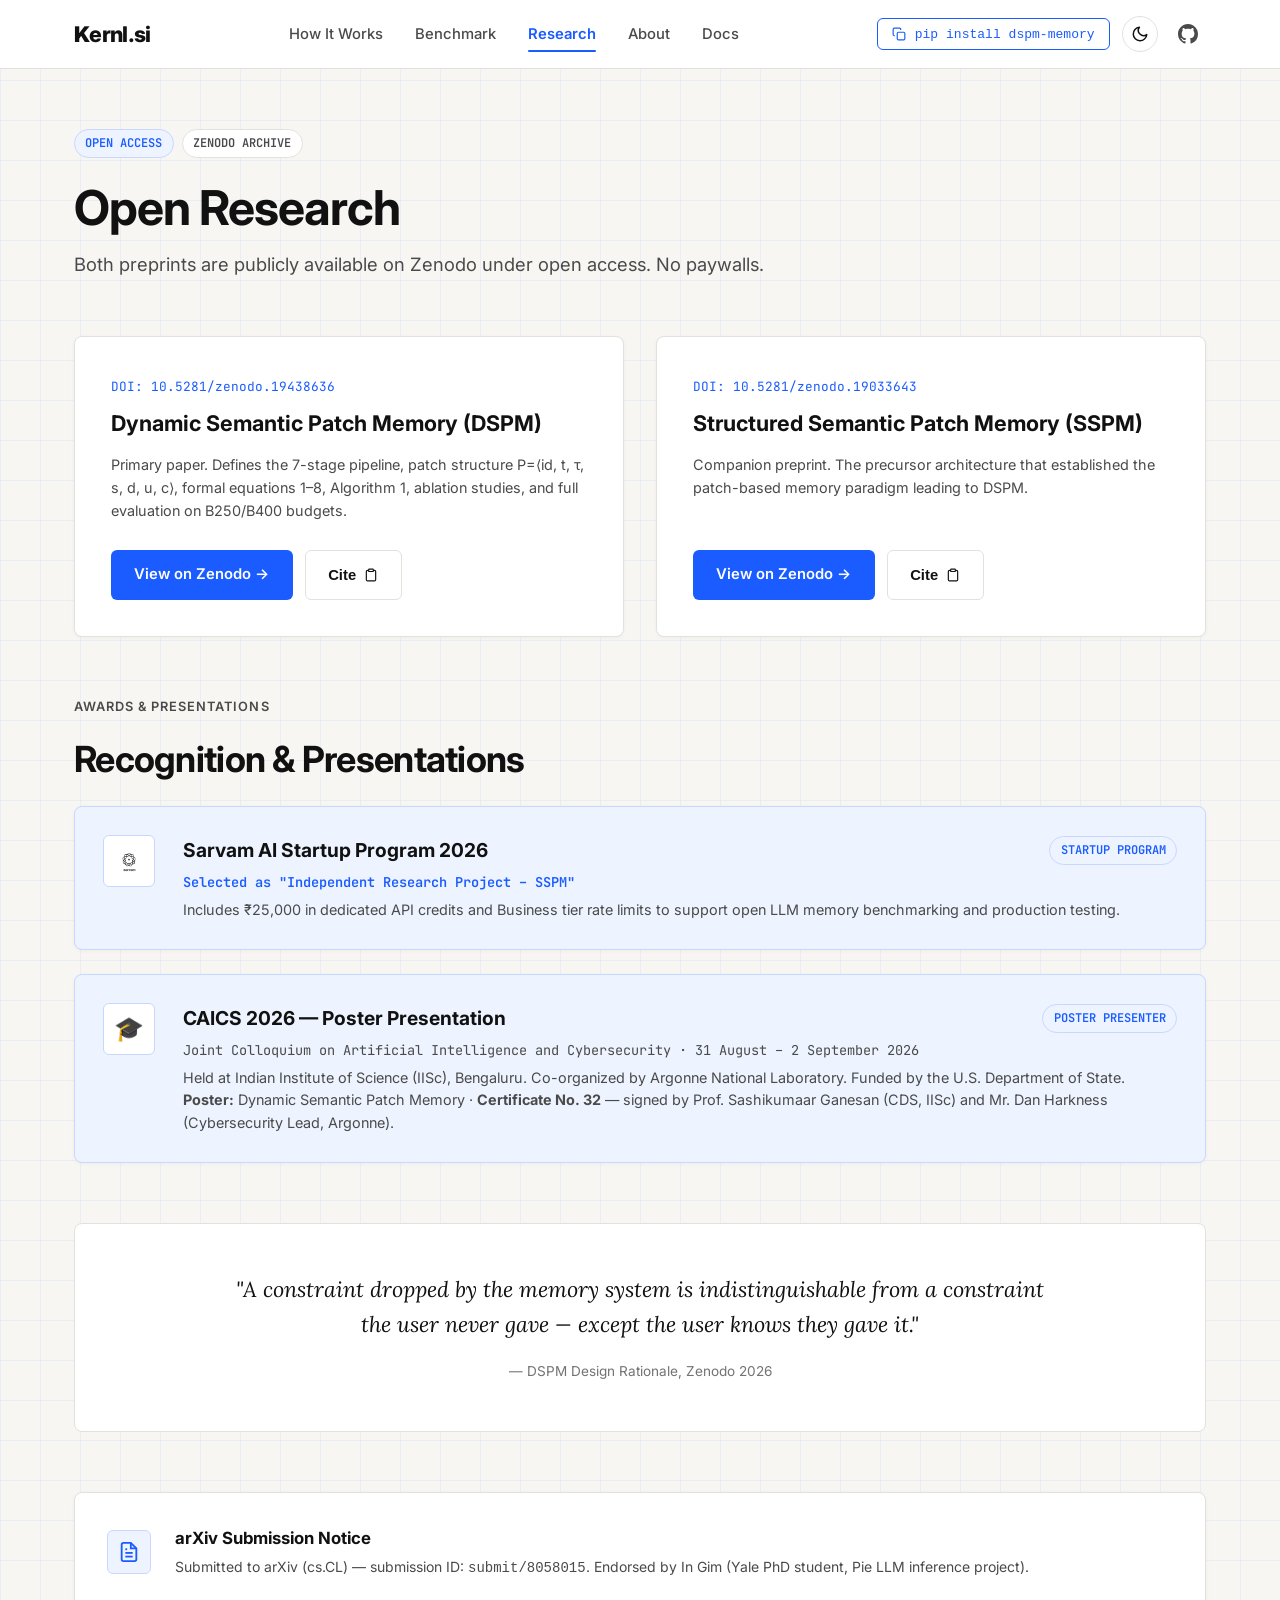
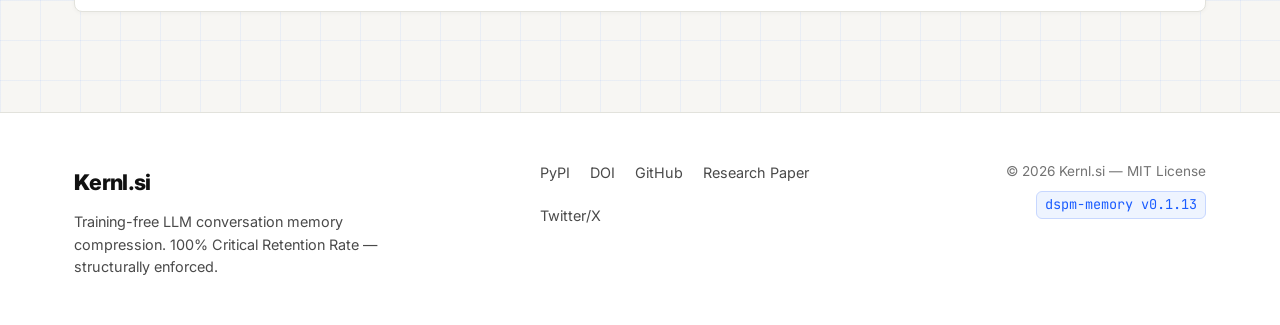
<file: research.html>
<!DOCTYPE html>
<html lang="en">
<head>
  <script>
    (function() {
      const t = localStorage.getItem('kernl-theme');
      const s = window.matchMedia('(prefers-color-scheme: dark)').matches ? 'dark' : 'light';
      document.documentElement.setAttribute('data-theme', t || s);
    })();
  </script>
  <meta charset="UTF-8">
  <meta name="viewport" content="width=device-width, initial-scale=1.0">
  <title>Research &amp; Publications — Kernl.si (DSPM)</title>
  <meta name="description" content="Open access research preprints, formal specifications, and academic presentations for Dynamic Semantic Patch Memory (DSPM).">
  <link rel="icon" type="image/svg+xml" href="favicon.svg">
  <link rel="stylesheet" href="styles.css">
</head>
<body>

  <!-- Page Transition & Loading Splash Screen -->
  <div id="splash-screen">
    <div class="splash-content">
      <div class="splash-logo kernl-logo">
        <span class="logo-mark">K</span><span class="logo-suffix">ernl.si</span>
      </div>
      <div class="splash-sub">Dynamic Semantic Patch Memory</div>
      <div class="splash-redirect-info"></div>
    </div>
  </div>

  <!-- Shared Top Navigation -->
  <header class="site-header">
    <div class="container nav-container">
      <a href="index.html" class="kernl-logo" aria-label="Kernl.si Home">
        <span class="logo-mark">K</span><span class="logo-suffix">ernl.si</span>
      </a>

      <nav>
        <ul class="nav-links">
          <li><a href="how-it-works.html" class="nav-link">How It Works</a></li>
          <li><a href="benchmark.html" class="nav-link">Benchmark</a></li>
          <li><a href="research.html" class="nav-link active">Research</a></li>
          <li><a href="about.html" class="nav-link">About</a></li>
          <li><a href="https://github.com/zatchbell1311-wq/Kernl#readme" target="_blank" rel="noopener noreferrer" class="nav-link">Docs</a></li>
        </ul>
      </nav>

      <div class="nav-actions">
        <button class="pip-copy-btn" title="Click to copy installation command">
          <svg class="copy-icon" viewBox="0 0 24 24">
            <rect x="9" y="9" width="13" height="13" rx="2" ry="2"></rect>
            <path d="M5 15H4a2 2 0 0 1-2-2V4a2 2 0 0 1 2-2h9a2 2 0 0 1 2 2v1"></path>
          </svg>
          <code>pip install dspm-memory</code>
          <span class="tooltip">Copied!</span>
        </button>

        <!-- Theme Toggle Button -->
        <button class="theme-toggle-btn" id="theme-toggle" aria-label="Switch to dark mode" title="Switch to dark mode">
          <svg viewBox="0 0 24 24"><path d="M21 12.79A9 9 0 1 1 11.21 3 7 7 0 0 0 21 12.79z"></path></svg>
        </button>

        <a href="https://github.com/zatchbell1311-wq/Kernl" target="_blank" rel="noopener noreferrer" class="nav-icon-link" aria-label="Kernl on GitHub">
          <svg viewBox="0 0 24 24">
            <path d="M12 0C5.37 0 0 5.37 0 12c0 5.31 3.435 9.795 8.205 11.385.6.105.825-.255.825-.57 0-.285-.015-1.23-.015-2.235-3.015.555-3.795-.735-4.035-1.41-.135-.345-.72-1.41-1.23-1.695-.42-.225-1.02-.78-.015-.795.945-.015 1.62.87 1.845 1.23 1.08 1.815 2.805 1.305 3.495.99.105-.78.42-1.305.765-1.605-2.67-.3-5.46-1.335-5.46-5.925 0-1.305.465-2.385 1.23-3.225-.12-.3-.54-1.53.12-3.18 0 0 1.005-.315 3.3 1.23.96-.27 1.98-.405 3-.405s2.04.135 3 .405c2.295-1.56 3.3-1.23 3.3-1.23.66 1.65.24 2.88.12 3.18.765.84 1.23 1.905 1.23 3.225 0 4.605-2.805 5.625-5.475 5.925.435.375.81 1.095.81 2.22 0 1.605-.015 2.895-.015 3.3 0 .315.225.69.825.57A12.02 12.02 0 0024 12c0-6.63-5.37-12-12-12z"/>
          </svg>
        </a>

        <button class="mobile-toggle" aria-label="Toggle navigation menu">
          <svg viewBox="0 0 24 24">
            <line x1="3" y1="12" x2="21" y2="12"></line>
            <line x1="3" y1="6" x2="21" y2="6"></line>
            <line x1="3" y1="18" x2="21" y2="18"></line>
          </svg>
        </button>
      </div>
    </div>

    <!-- Mobile Drawer -->
    <div class="mobile-drawer">
      <a href="how-it-works.html" class="nav-link">How It Works</a>
      <a href="benchmark.html" class="nav-link">Benchmark</a>
      <a href="research.html" class="nav-link active">Research</a>
      <a href="about.html" class="nav-link">About</a>
      <a href="https://github.com/zatchbell1311-wq/Kernl#readme" target="_blank" rel="noopener noreferrer" class="nav-link">Docs</a>
      <button class="pip-copy-btn copy-pip-action" style="width: 100%; justify-content: center;">
        <code>pip install dspm-memory</code>
      </button>
    </div>
  </header>

  <!-- Page Content -->
  <main>
    <div class="container" style="padding-top: 60px; padding-bottom: 80px;">
      
      <!-- Header Section -->
      <header style="max-width: 820px; margin-bottom: 3.5rem;">
        <div class="badge-row">
          <span class="badge blue-tint">OPEN ACCESS</span>
          <span class="badge">ZENODO ARCHIVE</span>
        </div>
        <h1 class="section-title" style="font-size: 3rem;">
          Open Research
        </h1>
        <p class="section-subtitle" style="font-size: 1.15rem; margin-top: 0.75rem;">
          Both preprints are publicly available on Zenodo under open access. No paywalls.
        </p>
      </header>

      <!-- Preprint Cards (2 Cards) -->
      <section>
        <div class="preprints-grid">
          
          <!-- CARD 1: DSPM -->
          <div class="preprint-card">
            <div>
              <span class="preprint-doi">DOI: 10.5281/zenodo.19438636</span>
              <h2 class="preprint-title">Dynamic Semantic Patch Memory (DSPM)</h2>
              <p class="preprint-summary">
                Primary paper. Defines the 7-stage pipeline, patch structure P=&lang;id, t, &tau;, s, d, u, c&rang;, formal equations 1&ndash;8, Algorithm 1, ablation studies, and full evaluation on B250/B400 budgets.
              </p>
            </div>

            <div class="preprint-actions">
              <a href="https://doi.org/10.5281/zenodo.19438636" target="_blank" rel="noopener noreferrer" class="btn btn-primary">
                View on Zenodo &rarr;
              </a>
              <button class="btn btn-ghost" data-cite="dspm">
                Cite
                <svg width="14" height="14" viewBox="0 0 24 24" fill="none" stroke="currentColor" stroke-width="2">
                  <path d="M16 4h2a2 2 0 0 1 2 2v14a2 2 0 0 1-2 2H6a2 2 0 0 1-2-2V6a2 2 0 0 1 2-2h2"></path>
                  <rect x="8" y="2" width="8" height="4" rx="1" ry="1"></rect>
                </svg>
              </button>
            </div>
          </div>

          <!-- CARD 2: SSPM -->
          <div class="preprint-card">
            <div>
              <span class="preprint-doi">DOI: 10.5281/zenodo.19033643</span>
              <h2 class="preprint-title">Structured Semantic Patch Memory (SSPM)</h2>
              <p class="preprint-summary">
                Companion preprint. The precursor architecture that established the patch-based memory paradigm leading to DSPM.
              </p>
            </div>

            <div class="preprint-actions">
              <a href="https://doi.org/10.5281/zenodo.19033643" target="_blank" rel="noopener noreferrer" class="btn btn-primary">
                View on Zenodo &rarr;
              </a>
              <button class="btn btn-ghost" data-cite="sspm">
                Cite
                <svg width="14" height="14" viewBox="0 0 24 24" fill="none" stroke="currentColor" stroke-width="2">
                  <path d="M16 4h2a2 2 0 0 1 2 2v14a2 2 0 0 1-2 2H6a2 2 0 0 1-2-2V6a2 2 0 0 1 2-2h2"></path>
                  <rect x="8" y="2" width="8" height="4" rx="1" ry="1"></rect>
                </svg>
              </button>
            </div>
          </div>

        </div>
      </section>

      <!-- Recognition Section -->
      <section style="margin: 60px 0;">
        <span class="section-label">AWARDS &amp; PRESENTATIONS</span>
        <h2 class="section-title">Recognition &amp; Presentations</h2>

        <div style="display: flex; flex-direction: column; gap: 1.5rem; margin-top: 1.5rem;">
          
          <!-- Sarvam AI Item -->
          <div class="card" style="display: flex; gap: 1.75rem; align-items: flex-start; background: var(--recog-bg); border-color: var(--recog-border);">
            <div style="width: 52px; height: 52px; border-radius: var(--radius-sm); background: var(--surface); border: 1px solid var(--recog-border); display: flex; align-items: center; justify-content: center; flex-shrink: 0; padding: 6px;">
              <img src="images/sarvam-logo-dark.png" alt="Sarvam AI Logo" class="brand-logo-img sarvam-brand-img">
            </div>
            <div style="flex: 1;">
              <div style="display: flex; justify-content: space-between; align-items: center; flex-wrap: wrap; gap: 0.5rem;">
                <h3 style="font-size: 1.2rem; font-weight: 700; color: var(--heading);">
                  Sarvam AI Startup Program 2026
                </h3>
                <span class="badge blue-tint">STARTUP PROGRAM</span>
              </div>
              <div style="font-family: var(--font-mono); font-size: 0.85rem; color: var(--accent); font-weight: 600; margin: 0.35rem 0;">
                Selected as "Independent Research Project &ndash; SSPM"
              </div>
              <p style="font-size: 0.9rem; color: var(--text); line-height: 1.55;">
                Includes &#8377;25,000 in dedicated API credits and Business tier rate limits to support open LLM memory benchmarking and production testing.
              </p>
            </div>
          </div>

          <!-- CAICS 2026 Item -->
          <div class="card" style="display: flex; gap: 1.75rem; align-items: flex-start; background: var(--recog-bg); border-color: var(--recog-border);">
            <div style="width: 52px; height: 52px; border-radius: var(--radius-sm); background: var(--surface); border: 1px solid var(--recog-border); display: flex; align-items: center; justify-content: center; flex-shrink: 0; font-size: 1.5rem;">
              🎓
            </div>
            <div style="flex: 1;">
              <div style="display: flex; justify-content: space-between; align-items: center; flex-wrap: wrap; gap: 0.5rem;">
                <h3 style="font-size: 1.2rem; font-weight: 700; color: var(--heading);">
                  CAICS 2026 &mdash; Poster Presentation
                </h3>
                <span class="badge blue-tint">POSTER PRESENTER</span>
              </div>
              <div style="font-family: var(--font-mono); font-size: 0.85rem; color: var(--text); margin: 0.35rem 0;">
                Joint Colloquium on Artificial Intelligence and Cybersecurity &middot; 31 August &ndash; 2 September 2026
              </div>
              <p style="font-size: 0.9rem; color: var(--text); line-height: 1.55;">
                Held at Indian Institute of Science (IISc), Bengaluru. Co-organized by Argonne National Laboratory. Funded by the U.S. Department of State.<br>
                <strong>Poster:</strong> Dynamic Semantic Patch Memory &middot; <strong>Certificate No. 32</strong> &mdash; signed by Prof. Sashikumaar Ganesan (CDS, IISc) and Mr. Dan Harkness (Cybersecurity Lead, Argonne).
              </p>
            </div>
          </div>

        </div>
      </section>

      <!-- Design Rationale Quote -->
      <div class="quote-banner">
        <blockquote>
          "A constraint dropped by the memory system is indistinguishable from a constraint the user never gave — except the user knows they gave it."
        </blockquote>
        <cite>— DSPM Design Rationale, Zenodo 2026</cite>
      </div>

      <!-- arXiv Note -->
      <section style="margin: 40px 0 20px; padding: 2rem; border-radius: var(--radius-md); background: var(--surface); border: 1px solid var(--border); display: flex; gap: 1.5rem; align-items: center; box-shadow: 0 1px 4px rgba(0,0,0,0.04);">
        <div style="width: 44px; height: 44px; border-radius: var(--radius-sm); background: var(--accent-light); border: 1px solid var(--recog-border); display: flex; align-items: center; justify-content: center; flex-shrink: 0;">
          <svg width="22" height="22" viewBox="0 0 24 24" fill="none" stroke="var(--accent)" stroke-width="2">
            <path d="M14 2H6a2 2 0 0 0-2 2v16a2 2 0 0 0 2 2h12a2 2 0 0 0 2-2V8z"></path>
            <polyline points="14 2 14 8 20 8"></polyline>
            <line x1="16" y1="13" x2="8" y2="13"></line>
            <line x1="16" y1="17" x2="8" y2="17"></line>
            <polyline points="10 9 9 9 8 9"></polyline>
          </svg>
        </div>
        <div>
          <h4 style="font-size: 1.05rem; font-weight: 700; color: var(--heading); margin-bottom: 0.25rem;">
            arXiv Submission Notice
          </h4>
          <p style="font-size: 0.875rem; color: var(--text); line-height: 1.5;">
            Submitted to arXiv (cs.CL) &mdash; submission ID: <code>submit/8058015</code>. Endorsed by In Gim (Yale PhD student, Pie LLM inference project).
          </p>
        </div>
      </section>

    </div>
  </main>

  <!-- Citation Modal -->
  <div class="modal-overlay" id="citation-modal">
    <div class="modal-dialog">
      <div class="modal-header">
        <h3 style="color: var(--heading);">BibTeX Citation</h3>
        <button class="modal-close-btn" aria-label="Close dialog">
          <svg width="20" height="20" viewBox="0 0 24 24" fill="none" stroke="currentColor" stroke-width="2">
            <line x1="18" y1="6" x2="6" y2="18"></line>
            <line x1="6" y1="6" x2="18" y2="18"></line>
          </svg>
        </button>
      </div>
      <div class="modal-body">
        <pre><code id="citation-code"></code></pre>
      </div>
      <div class="modal-footer">
        <button class="btn btn-primary" id="modal-copy-citation">Copy BibTeX</button>
      </div>
    </div>
  </div>

  <!-- Shared Footer -->
  <footer class="site-footer">
    <div class="container footer-container">
      <div class="footer-brand">
        <a href="index.html" class="kernl-logo">
          <span class="logo-mark">K</span><span class="logo-suffix">ernl.si</span>
        </a>
        <p>
          Training-free LLM conversation memory compression. 100% Critical Retention Rate — structurally enforced.
        </p>
      </div>

      <div class="footer-center-links">
        <a href="https://pypi.org/project/dspm-memory/" target="_blank" rel="noopener noreferrer">PyPI</a>
        <a href="https://doi.org/10.5281/zenodo.19438636" target="_blank" rel="noopener noreferrer">DOI</a>
        <a href="https://github.com/zatchbell1311-wq/Kernl" target="_blank" rel="noopener noreferrer">GitHub</a>
        <a href="research.html">Research Paper</a>
        <a href="https://x.com/ddubey272412" target="_blank" rel="noopener noreferrer">Twitter/X</a>
      </div>

      <div class="footer-right">
        <div>&copy; 2026 Kernl.si &mdash; MIT License</div>
        <div class="version-tag">dspm-memory v0.1.13</div>
      </div>
    </div>
  </footer>

  <script src="main.js"></script>
</body>
</html>
</file>
<file: styles.css>
/* ==========================================================================
   KERNL.SI — WARM EDITORIAL DESIGN SYSTEM WITH DUAL THEME (LIGHT + DARK)
   Light: Warm Off-White (#F7F6F3), Serif Hero, Pure Blue (#1A5CFF) Accents
   Dark:  Warm Deep Near-Black (#0D0D0F), Surface (#16161A), Shifted Blue (#4D8FFF)
   ========================================================================== */

@import url('https://fonts.googleapis.com/css2?family=Inter:wght@400;500;600;700;800&family=JetBrains+Mono:wght@400;500;600;700&family=Lora:ital,wght@0,600;0,700;1,600;1,700&display=swap');

:root {
  /* LIGHT THEME PALETTE */
  --bg:           #F7F6F3;
  --surface:      #FFFFFF;
  --surface-hover:#FAF9F6;
  --text:         #4A4A4A;
  --text-muted:   #737373;
  --heading:      #111111;
  --accent:       #1A5CFF;
  --accent-hover: #0f4de0;
  --accent-light: #EEF4FF;
  --border:       #E2E2DC;

  /* Code block */
  --code-bg:      #1A1A1A;
  --code-border:  #333333;
  --code-accent:  #00C9A7;
  --code-text:    #E2E2DC;

  /* Recognition & Highlights */
  --recog-bg:     #EEF4FF;
  --recog-border: #C7D7FF;

  /* Problem section columns */
  --without-bg:    #FFF8F8;
  --without-border:#FFD5D5;
  --with-bg:       #F0F7FF;
  --with-border:   #C7D7FF;

  --danger-red:   #CC2222;

  /* Navbar & Footer */
  --navbar-bg:    #FFFFFF;
  --footer-bg:    #FFFFFF;
  --logo-text:    #111111;
  --logo-accent:  #1A5CFF;

  /* CTA & Toggle */
  --pip-bg:       #FFFFFF;
  --pip-border:   #1A5CFF;
  --pip-text:     #1A5CFF;
  --pip-hover-bg: #1A5CFF;
  --pip-hover-text:#FFFFFF;

  --toggle-hover-bg: #EEF4FF;

  /* Line Grid Background */
  --grid-line-color: rgba(26, 92, 255, 0.06);

  --font-sans: 'Inter', -apple-system, BlinkMacSystemFont, "Segoe UI", Roboto, sans-serif;
  --font-serif: 'Lora', Georgia, Cambria, "Times New Roman", serif;
  --font-mono: 'JetBrains Mono', ui-monospace, Menlo, Monaco, monospace;

  --radius-sm: 6px;
  --radius-md: 8px;
  --radius-lg: 12px;
  --radius-full: 9999px;

  --transition-fast: 150ms cubic-bezier(0.4, 0, 0.2, 1);
  --transition-logo: 600ms cubic-bezier(0.2, 0.8, 0.2, 1);
  --transition-theme: 300ms ease;
}

[data-theme="dark"] {
  /* DARK THEME PALETTE */
  --bg:           #0D0D0F;
  --surface:      #16161A;
  --surface-hover:#1F1F24;
  --text:         #C8C8D0;
  --text-muted:   #888894;
  --heading:      #F0F0F5;
  --accent:       #4D8FFF; /* shifted lighter blue for dark contrast */
  --accent-hover: #6ea4ff;
  --accent-light: #0F1628;
  --border:       #1E1E2A;

  /* Code block */
  --code-bg:      #0A0A0C;
  --code-border:  #1E1E2A;
  --code-accent:  #00C9A7;
  --code-text:    #D5D5E0;

  /* Recognition */
  --recog-bg:     #0F1628;
  --recog-border: #1E2E4A;

  /* Problem section columns */
  --without-bg:    #1A0E0E;
  --without-border:#3A1A1A;
  --with-bg:       #0A1220;
  --with-border:   #1A2A40;

  --danger-red:   #FF5555;

  /* Navbar & Footer */
  --navbar-bg:    #0D0D0F;
  --footer-bg:    #0D0D0F;
  --logo-text:    #F0F0F5;
  --logo-accent:  #4D8FFF;

  /* CTA & Toggle */
  --pip-bg:       #16161A;
  --pip-border:   #1E1E2A;
  --pip-text:     #4D8FFF;
  --pip-hover-bg: #0A0A0C;
  --pip-hover-text:#4D8FFF;

  --toggle-hover-bg: #1E1E2E;

  /* Line Grid Background */
  --grid-line-color: rgba(77, 143, 255, 0.04);
}

/* --------------------------------------------------------------------------
   Reset & Page Scaffolding with Theme Transitions
   -------------------------------------------------------------------------- */
*, *::before, *::after {
  box-sizing: border-box;
  margin: 0;
  padding: 0;
  transition: background-color var(--transition-theme),
              color var(--transition-theme),
              border-color var(--transition-theme);
}

html {
  font-size: 16px;
  scroll-behavior: smooth;
  background-color: var(--bg);
  color: var(--text);
  font-family: var(--font-sans);
  -webkit-font-smoothing: antialiased;
  -moz-osx-font-smoothing: grayscale;
}

body {
  min-height: 100vh;
  display: flex;
  flex-direction: column;
  background-color: var(--bg);
  background-image: 
    linear-gradient(var(--grid-line-color) 1px, transparent 1px),
    linear-gradient(90deg, var(--grid-line-color) 1px, transparent 1px);
  background-size: 40px 40px;
  line-height: 1.6;
  color: var(--text);
  overflow-x: hidden;
}

main {
  flex: 1;
}

/* Scrollbar */
::-webkit-scrollbar {
  width: 8px;
  height: 8px;
}

::-webkit-scrollbar-track {
  background: var(--bg);
}

::-webkit-scrollbar-thumb {
  background: var(--border);
  border-radius: 4px;
}

::-webkit-scrollbar-thumb:hover {
  background: var(--accent);
}

a {
  color: var(--accent);
  text-decoration: none;
}

a:hover {
  color: var(--accent-hover);
}

.container {
  width: 100%;
  max-width: 1180px;
  margin: 0 auto;
  padding: 0 1.5rem;
}

/* --------------------------------------------------------------------------
   BRAND & LOGO ANIMATION (K absorbs ernl.si)
   -------------------------------------------------------------------------- */
.kernl-logo {
  display: inline-flex;
  align-items: center;
  font-family: var(--font-sans);
  font-weight: 800;
  font-size: 1.35rem;
  letter-spacing: -0.03em;
  color: var(--logo-text);
  text-decoration: none;
  cursor: pointer;
  user-select: none;
  padding: 0.25rem 0;
}

.logo-mark {
  display: inline-block;
  color: var(--logo-text);
  font-weight: 900;
  transform-origin: center left;
  transition: transform var(--transition-logo), color var(--transition-logo);
}

.logo-suffix {
  display: inline-block;
  overflow: hidden;
  white-space: nowrap;
  max-width: 120px;
  opacity: 1;
  color: var(--logo-text);
  transform: translateX(0);
  transition: max-width var(--transition-logo), opacity var(--transition-logo), transform var(--transition-logo);
}

/* Hover & Splash Absorption */
.kernl-logo:hover .logo-mark,
.kernl-logo.absorbed .logo-mark {
  transform: scale(1.35);
  color: var(--logo-accent);
}

.kernl-logo:hover .logo-suffix,
.kernl-logo.absorbed .logo-suffix {
  max-width: 0;
  opacity: 0;
  transform: translateX(-16px) scale(0.6);
  pointer-events: none;
}

/* --------------------------------------------------------------------------
   PAGE TRANSITION & SPLASH SCREEN (Universal Across All Pages & Redirects)
   -------------------------------------------------------------------------- */
#splash-screen {
  position: fixed;
  inset: 0;
  background-color: var(--bg);
  background-image: 
    linear-gradient(var(--grid-line-color) 1px, transparent 1px),
    linear-gradient(90deg, var(--grid-line-color) 1px, transparent 1px);
  background-size: 40px 40px;
  z-index: 99999;
  display: flex;
  flex-direction: column;
  align-items: center;
  justify-content: center;
  opacity: 1;
  visibility: visible;
  transition: opacity 0.35s cubic-bezier(0.16, 1, 0.3, 1), visibility 0.35s ease;
  pointer-events: auto;
}

#splash-screen.fade-out {
  opacity: 0;
  visibility: hidden;
  pointer-events: none;
}

#splash-screen.navigating-out {
  opacity: 1;
  visibility: visible;
  pointer-events: auto;
}

.splash-content {
  display: flex;
  flex-direction: column;
  align-items: center;
  justify-content: center;
  text-align: center;
  padding: 2rem;
}

.splash-logo {
  font-size: 3.8rem;
  font-weight: 800;
  letter-spacing: -0.04em;
  display: inline-flex;
  align-items: center;
  justify-content: center;
}

.splash-logo .logo-mark {
  font-size: 4.2rem;
  font-weight: 900;
  color: var(--logo-text);
  transform-origin: center;
  transition: transform 0.45s cubic-bezier(0.16, 1, 0.3, 1),
              color 0.35s ease,
              filter 0.35s ease;
}

.splash-logo .logo-suffix {
  font-size: 3.8rem;
  color: var(--logo-text);
  max-width: 240px;
  overflow: hidden;
  white-space: nowrap;
  display: inline-block;
  opacity: 1;
  transform: translateX(0);
  transition: max-width 0.45s cubic-bezier(0.16, 1, 0.3, 1),
              opacity 0.35s ease,
              transform 0.45s cubic-bezier(0.16, 1, 0.3, 1);
}

/* Absorbed state for Splash & Navigation transitions */
.splash-logo.absorbed .logo-mark,
.kernl-logo.absorbed .logo-mark {
  transform: scale(1.4);
  color: var(--accent);
  filter: drop-shadow(0 0 20px rgba(26, 92, 255, 0.5));
}

[data-theme="dark"] .splash-logo.absorbed .logo-mark,
[data-theme="dark"] .kernl-logo.absorbed .logo-mark {
  filter: drop-shadow(0 0 24px rgba(77, 143, 255, 0.7));
}

.splash-logo.absorbed .logo-suffix,
.kernl-logo.absorbed .logo-suffix {
  max-width: 0;
  opacity: 0;
  transform: translateX(-30px) scale(0.5);
  pointer-events: none;
}

.splash-sub {
  margin-top: 1.5rem;
  font-family: var(--font-mono);
  font-size: 0.85rem;
  color: var(--text-muted);
  letter-spacing: 0.1em;
  text-transform: uppercase;
}

.splash-redirect-info {
  margin-top: 1rem;
  font-family: var(--font-mono);
  font-size: 0.85rem;
  color: var(--accent);
  opacity: 0;
  transform: translateY(6px);
  transition: all 0.25s ease;
}

.splash-redirect-info.visible {
  opacity: 1;
  transform: translateY(0);
}

/* --------------------------------------------------------------------------
   NAVBAR & THEME TOGGLE
   -------------------------------------------------------------------------- */
.site-header {
  position: sticky;
  top: 0;
  z-index: 100;
  width: 100%;
  background: var(--navbar-bg);
  border-bottom: 1px solid var(--border);
}

.nav-container {
  display: flex;
  align-items: center;
  justify-content: space-between;
  height: 4.25rem;
}

.nav-links {
  display: flex;
  align-items: center;
  gap: 2rem;
  list-style: none;
}

.nav-link {
  font-size: 0.925rem;
  font-weight: 500;
  color: var(--text);
  position: relative;
  padding: 0.4rem 0;
}

.nav-link:hover {
  color: var(--heading);
}

.nav-link.active {
  color: var(--accent);
  font-weight: 600;
}

.nav-link.active::after {
  content: '';
  position: absolute;
  bottom: -2px;
  left: 0;
  right: 0;
  height: 2px;
  background: var(--accent);
  border-radius: 2px;
}

.nav-actions {
  display: flex;
  align-items: center;
  gap: 0.75rem;
}

/* Monospace Pip Install CTA Button */
.pip-copy-btn {
  display: inline-flex;
  align-items: center;
  gap: 0.55rem;
  padding: 0.45rem 0.9rem;
  font-family: var(--font-mono);
  font-size: 0.815rem;
  font-weight: 500;
  color: var(--pip-text);
  background: var(--pip-bg);
  border: 1px solid var(--pip-border);
  border-radius: var(--radius-sm);
  cursor: pointer;
  position: relative;
  transition: all var(--transition-fast);
}

.pip-copy-btn:hover {
  background: var(--pip-hover-bg);
  color: var(--pip-hover-text);
}

.pip-copy-btn .copy-icon {
  width: 14px;
  height: 14px;
  stroke: currentColor;
  stroke-width: 2;
  fill: none;
}

.pip-copy-btn .tooltip {
  position: absolute;
  top: calc(100% + 8px);
  left: 50%;
  transform: translateX(-50%);
  background: var(--heading);
  color: var(--bg);
  font-family: var(--font-mono);
  font-size: 0.75rem;
  padding: 0.3rem 0.65rem;
  border-radius: var(--radius-sm);
  box-shadow: 0 4px 12px rgba(0, 0, 0, 0.25);
  pointer-events: none;
  opacity: 0;
  visibility: hidden;
  transition: opacity 0.2s, visibility 0.2s;
  white-space: nowrap;
  z-index: 10;
}

.pip-copy-btn .tooltip.show {
  opacity: 1;
  visibility: visible;
}

/* Theme Toggle Button */
.theme-toggle-btn {
  width: 36px;
  height: 36px;
  border-radius: 50%;
  background: transparent;
  border: 1px solid var(--border);
  color: var(--heading);
  display: inline-flex;
  align-items: center;
  justify-content: center;
  cursor: pointer;
  padding: 0;
  font-size: 1.05rem;
  line-height: 1;
  transition: background-color var(--transition-fast), border-color var(--transition-fast);
  user-select: none;
}

.theme-toggle-btn:hover {
  background: var(--toggle-hover-bg);
}

.theme-toggle-btn svg {
  width: 18px;
  height: 18px;
  fill: none;
  stroke: currentColor;
  stroke-width: 2;
  stroke-linecap: round;
  stroke-linejoin: round;
}

.nav-icon-link {
  display: inline-flex;
  align-items: center;
  justify-content: center;
  width: 2.25rem;
  height: 2.25rem;
  border-radius: var(--radius-sm);
  color: var(--text);
}

.nav-icon-link:hover {
  color: var(--heading);
}

.nav-icon-link svg {
  width: 20px;
  height: 20px;
  fill: currentColor;
}

/* Mobile Nav Drawer */
.mobile-toggle {
  display: none;
  background: none;
  border: none;
  color: var(--heading);
  cursor: pointer;
  padding: 0.5rem;
}

.mobile-toggle svg {
  width: 24px;
  height: 24px;
  stroke: currentColor;
  stroke-width: 2;
}

.mobile-drawer {
  display: none;
  position: fixed;
  top: 4.25rem;
  left: 0;
  right: 0;
  background: var(--navbar-bg);
  border-bottom: 1px solid var(--border);
  padding: 1.5rem;
  flex-direction: column;
  gap: 1.25rem;
  z-index: 99;
}

.mobile-drawer.open {
  display: flex;
}

/* --------------------------------------------------------------------------
   FOOTER (Flush to bottom)
   -------------------------------------------------------------------------- */
.site-footer {
  margin-top: auto;
  border-top: 1px solid var(--border);
  background: var(--footer-bg);
  padding: 3rem 0;
  position: relative;
  z-index: 10;
}

.footer-container {
  display: grid;
  grid-template-columns: 1.5fr 1.2fr 1fr;
  gap: 2.5rem;
  align-items: start;
}

.footer-brand p {
  color: var(--text);
  font-size: 0.9rem;
  line-height: 1.55;
  margin-top: 0.5rem;
  max-width: 360px;
}

.footer-center-links {
  display: flex;
  flex-wrap: wrap;
  gap: 1.25rem;
  font-size: 0.9rem;
  color: var(--text);
}

.footer-center-links a {
  color: var(--text);
}

.footer-center-links a:hover {
  color: var(--accent);
}

.footer-right {
  text-align: right;
  font-size: 0.85rem;
  color: var(--text-muted);
}

.footer-right .version-tag {
  display: inline-block;
  font-family: var(--font-mono);
  color: var(--accent);
  background: var(--accent-light);
  padding: 0.15rem 0.5rem;
  border-radius: var(--radius-sm);
  margin-top: 0.5rem;
  border: 1px solid var(--recog-border);
}

/* --------------------------------------------------------------------------
   HERO CARD CONTAINER & ANIMATED GLITTER BORDER (CSS Houdini @property)
   -------------------------------------------------------------------------- */
@property --border-angle {
  syntax: '<angle>';
  initial-value: 0deg;
  inherits: false;
}

.hero-card {
  position: relative;
  background: #16161A;
  border-radius: 20px;
  padding: 48px;
  margin: 24px auto 40px;
  max-width: 1200px;
  overflow: hidden;
  box-shadow: 0 4px 30px rgba(0, 0, 0, 0.5);
  border: 1px solid rgba(255, 255, 255, 0.08);
}

/* Light mode adjustments */
:root:not([data-theme="dark"]) .hero-card,
[data-theme="light"] .hero-card {
  background: #FFFFFF;
  box-shadow: 0 2px 24px rgba(0, 0, 0, 0.06);
  border: 1px solid rgba(0, 0, 0, 0.06);
}

[data-theme="dark"] .hero-card {
  background: #16161A;
  box-shadow: 0 4px 30px rgba(0, 0, 0, 0.5);
  border: 1px solid rgba(255, 255, 255, 0.08);
}

/* STEP 2 — GLITTER BORDER (the moving line that traces the perimeter) */
.hero-card::before {
  content: '';
  position: absolute;
  inset: 0;
  border-radius: 20px;
  background: conic-gradient(
    from var(--border-angle),
    transparent 0%,
    transparent 65%,
    rgba(77, 143, 255, 0.15) 72%,
    rgba(77, 143, 255, 0.8) 78%,
    rgba(255, 255, 255, 0.95) 82%,
    rgba(77, 143, 255, 0.8) 86%,
    rgba(0, 201, 167, 0.4) 90%,
    transparent 95%,
    transparent 100%
  );
  -webkit-mask:
    linear-gradient(#fff 0 0) content-box,
    linear-gradient(#fff 0 0);
  -webkit-mask-composite: xor;
  mask-composite: exclude;
  padding: 1.5px;
  animation: border-rotate 3.5s linear infinite;
  z-index: 1;
  pointer-events: none;
  will-change: transform;
}

[data-theme="light"] .hero-card::before,
:root:not([data-theme="dark"]) .hero-card::before {
  opacity: 0.7;
}

[data-theme="dark"] .hero-card::before {
  opacity: 1;
}

@keyframes border-rotate {
  to { --border-angle: 360deg; }
}

/* Glow behind the moving line */
.hero-card::after {
  content: '';
  position: absolute;
  inset: 0;
  border-radius: 20px;
  background: conic-gradient(
    from var(--border-angle),
    transparent 0%,
    transparent 70%,
    rgba(77, 143, 255, 0.3) 80%,
    rgba(77, 143, 255, 0.1) 90%,
    transparent 100%
  );
  -webkit-mask:
    linear-gradient(#fff 0 0) content-box,
    linear-gradient(#fff 0 0);
  -webkit-mask-composite: xor;
  mask-composite: exclude;
  padding: 3px;
  filter: blur(8px);
  animation: border-rotate 3.5s linear infinite;
  z-index: 1;
  pointer-events: none;
  will-change: transform;
}

/* STEP 4 — BACKGROUND GLOW PATCHES */
.glow-patch {
  position: absolute;
  pointer-events: none;
  z-index: 0;
  border-radius: 50%;
  filter: blur(60px);
}

.glow-left {
  width: 500px;
  height: 400px;
  top: -100px;
  left: -100px;
  background: radial-gradient(
    ellipse,
    rgba(26, 92, 255, 0.12) 0%,
    transparent 70%
  );
}

[data-theme="light"] .glow-left,
:root:not([data-theme="dark"]) .glow-left {
  background: radial-gradient(
    ellipse,
    rgba(26, 92, 255, 0.07) 0%,
    transparent 70%
  );
}

.glow-right {
  width: 400px;
  height: 350px;
  top: -80px;
  right: -80px;
  background: radial-gradient(
    ellipse,
    rgba(0, 201, 167, 0.08) 0%,
    transparent 70%
  );
}

/* All actual hero content must be z-index: 1 so it sits above the glow patches */
.hero-card > *:not(.glow-patch) {
  position: relative;
  z-index: 1;
}

/* Recognition section patch */
.glow-patch-3 {
  inset: -30px;
  background: radial-gradient(
    ellipse at center,
    rgba(26, 92, 255, 0.05) 0%,
    transparent 60%
  );
  filter: blur(60px);
}

[data-theme="dark"] .glow-patch-3 {
  background: radial-gradient(
    ellipse at center,
    rgba(77, 143, 255, 0.075) 0%,
    transparent 60%
  );
}

@media (prefers-reduced-motion: reduce) {
  .hero-card::before,
  .hero-card::after {
    animation: none;
  }
}

.hero-grid {
  display: grid;
  grid-template-columns: 1.15fr 0.85fr;
  gap: 3.5rem;
  align-items: center;
}

/* Credential pill - prominent, above headline */
.hero-credential-pill {
  display: inline-flex;
  align-items: center;
  gap: 0.5rem;
  background: var(--accent-light);
  border: 1px solid var(--accent);
  color: var(--accent);
  font-size: 13px;
  font-weight: 500;
  padding: 0.4rem 0.9rem;
  border-radius: var(--radius-full);
  margin-bottom: 1.25rem;
  text-decoration: none;
  transition: all var(--transition-fast);
}

.hero-credential-pill:hover {
  filter: brightness(0.95);
  color: var(--accent-hover);
}

.badge-row {
  display: flex;
  flex-wrap: wrap;
  gap: 0.5rem;
  margin-bottom: 1.25rem;
}

.badge {
  display: inline-flex;
  align-items: center;
  font-family: var(--font-mono);
  font-size: 0.75rem;
  font-weight: 600;
  padding: 0.25rem 0.65rem;
  border-radius: var(--radius-full);
  background: var(--surface);
  border: 1px solid var(--border);
  color: var(--text);
  text-transform: uppercase;
}

.badge.blue-tint {
  background: var(--accent-light);
  border-color: var(--recog-border);
  color: var(--accent);
}

/* Hero Headline ONLY in Lora / Serif */
.hero-headline {
  font-family: var(--font-serif);
  font-weight: 700;
  font-size: 3.4rem;
  line-height: 1.15;
  color: var(--heading);
  letter-spacing: -0.02em;
  margin-bottom: 1.25rem;
}

.hero-headline .blue-line {
  color: var(--accent);
  display: block;
}

.hero-subheadline {
  font-size: 1.125rem;
  color: var(--text);
  line-height: 1.65;
  max-width: 580px;
}

.btn-group {
  display: flex;
  flex-wrap: wrap;
  gap: 1rem;
  margin-top: 2rem;
}

.btn {
  display: inline-flex;
  align-items: center;
  gap: 0.5rem;
  padding: 0.75rem 1.4rem;
  font-size: 0.925rem;
  font-weight: 600;
  border-radius: var(--radius-sm);
  cursor: pointer;
  transition: all var(--transition-fast);
  border: 1px solid transparent;
}

.btn-primary {
  background: var(--accent);
  color: #FFFFFF;
}

.btn-primary:hover {
  background: var(--accent-hover);
  color: #FFFFFF;
}

.btn-ghost {
  background: var(--surface);
  color: var(--heading);
  border: 1px solid var(--border);
}

.btn-ghost:hover {
  border-color: var(--text-muted);
  color: var(--heading);
}

/* --------------------------------------------------------------------------
   METRIC CARDS (White/Surface bg, left border accent: 3px solid accent)
   -------------------------------------------------------------------------- */
.metric-grid-4 {
  display: grid;
  grid-template-columns: repeat(4, 1fr);
  gap: 1.25rem;
  margin: 3rem 0;
}

.metric-card {
  background: var(--surface);
  border: 1px solid var(--border);
  border-left: 3px solid var(--accent);
  border-radius: var(--radius-md);
  padding: 1.5rem;
  box-shadow: 0 1px 4px rgba(0, 0, 0, 0.04);
  transition: transform var(--transition-fast);
}

.metric-card:hover {
  transform: translateY(-2px);
}

.metric-number {
  font-family: var(--font-sans);
  font-weight: 800;
  font-size: 2.5rem;
  color: var(--accent);
  line-height: 1;
  margin-bottom: 0.4rem;
}

.metric-label {
  font-family: var(--font-sans);
  font-weight: 600;
  font-size: 1rem;
  color: var(--heading);
  margin-bottom: 0.35rem;
}

.metric-desc {
  font-family: var(--font-sans);
  font-size: 13px;
  color: var(--text);
  line-height: 1.45;
}

/* --------------------------------------------------------------------------
   CODE QUICKSTART PANEL (Dark Contrast Island, Teal inside code only)
   -------------------------------------------------------------------------- */
.code-panel {
  background: var(--code-bg);
  border: 1px solid var(--code-border);
  border-radius: var(--radius-md);
  overflow: hidden;
  box-shadow: 0 10px 25px rgba(0, 0, 0, 0.15);
}

[data-theme="dark"] .code-panel {
  box-shadow: inset 0 0 0 1px var(--code-border), 0 10px 25px rgba(0, 0, 0, 0.4);
}

.code-header {
  display: flex;
  align-items: center;
  justify-content: space-between;
  padding: 0.75rem 1.25rem;
  background: #111111;
  border-bottom: 1px solid var(--code-border);
  font-family: var(--font-mono);
  font-size: 0.825rem;
  color: #A0A0A0;
}

.code-header .file-tab {
  display: flex;
  align-items: center;
  gap: 0.5rem;
  color: #EAEAEA;
  font-weight: 500;
}

.code-header .lang-badge {
  background: rgba(0, 201, 167, 0.15);
  color: var(--code-accent);
  padding: 0.15rem 0.5rem;
  border-radius: var(--radius-sm);
  font-size: 0.7rem;
  font-weight: 600;
}

.code-panel pre {
  margin: 0;
  padding: 1.25rem;
  background: transparent !important;
  font-family: var(--font-mono);
  font-size: 0.825rem;
  line-height: 1.6;
  overflow-x: auto;
  color: var(--code-text);
}

.code-panel pre code {
  font-family: var(--font-mono);
  background: transparent !important;
}

.code-panel .hljs-keyword,
.code-panel .hljs-built_in {
  color: var(--code-accent) !important;
}

.code-panel .hljs-string {
  color: #FFB86C !important;
}

.code-panel .hljs-comment {
  color: #737373 !important;
  font-style: italic;
}

.code-footer {
  display: flex;
  align-items: center;
  justify-content: space-between;
  padding: 0.75rem 1.25rem;
  background: #141414;
  border-top: 1px solid var(--code-border);
  font-family: var(--font-mono);
  font-size: 0.8rem;
}

.code-footer .quick-install {
  color: var(--code-accent);
  display: flex;
  align-items: center;
  gap: 0.5rem;
  cursor: pointer;
}

.code-footer .quick-install:hover {
  text-decoration: underline;
}

/* --------------------------------------------------------------------------
   RECOGNITION SECTION (3 prominent cards)
   -------------------------------------------------------------------------- */
.recognition-section {
  padding: 80px 0;
}

.section-label {
  font-family: var(--font-sans);
  font-size: 0.8rem;
  font-weight: 600;
  letter-spacing: 0.08em;
  text-transform: uppercase;
  color: var(--text);
  margin-bottom: 1.25rem;
  display: block;
}

.recognition-grid-3 {
  display: grid;
  grid-template-columns: repeat(3, 1fr);
  gap: 1.5rem;
}

.recognition-card {
  background: var(--recog-bg);
  border: 1px solid var(--recog-border);
  border-radius: var(--radius-md);
  padding: 1.75rem;
  display: flex;
  flex-direction: column;
  transition: transform var(--transition-fast);
}

.recognition-card:hover {
  transform: translateY(-2px);
}

.recognition-card-icon {
  width: 44px;
  height: 44px;
  border-radius: var(--radius-sm);
  background: var(--surface);
  border: 1px solid var(--recog-border);
  display: flex;
  align-items: center;
  justify-content: center;
  margin-bottom: 1rem;
  padding: 6px;
  flex-shrink: 0;
  font-size: 1.4rem;
}

.recognition-card-icon img {
  max-width: 100%;
  max-height: 100%;
  object-fit: contain;
}

[data-theme="dark"] .sarvam-brand-img {
  filter: invert(1) brightness(1.2);
}

.recognition-card h3 {
  font-size: 1.1rem;
  font-weight: 700;
  color: var(--heading);
  margin-bottom: 0.5rem;
}

.recognition-card p {
  font-size: 0.875rem;
  color: var(--text);
  line-height: 1.55;
}

/* --------------------------------------------------------------------------
   STATS ROW
   -------------------------------------------------------------------------- */
.stats-detailed-grid {
  display: grid;
  grid-template-columns: repeat(3, 1fr);
  gap: 1.5rem;
  margin: 3rem 0;
}

.stat-detailed-card {
  background: var(--surface);
  border: 1px solid var(--border);
  border-radius: var(--radius-md);
  padding: 2rem;
  box-shadow: 0 1px 4px rgba(0, 0, 0, 0.04);
}

.stat-detailed-card .val {
  font-size: 2.75rem;
  font-weight: 800;
  font-family: var(--font-sans);
  color: var(--accent);
  line-height: 1;
  margin-bottom: 0.75rem;
}

.stat-detailed-card h3 {
  font-size: 1.15rem;
  font-weight: 700;
  color: var(--heading);
  margin-bottom: 0.75rem;
}

.stat-detailed-card p {
  font-size: 0.9rem;
  color: var(--text);
  line-height: 1.55;
}

/* --------------------------------------------------------------------------
   THE PROBLEM SECTION (White/Surface bg, borders)
   -------------------------------------------------------------------------- */
.problem-section-wrapper {
  background: var(--surface);
  border-top: 1px solid var(--border);
  border-bottom: 1px solid var(--border);
  padding: 80px 0;
  margin: 40px 0;
}

.section-title {
  font-size: 2.25rem;
  font-weight: 700;
  color: var(--heading);
  letter-spacing: -0.02em;
  line-height: 1.25;
  margin-bottom: 0.75rem;
}

.section-subtitle {
  font-size: 1.05rem;
  color: var(--text);
  line-height: 1.6;
  max-width: 720px;
}

.problem-grid {
  display: grid;
  grid-template-columns: 1fr 1fr;
  gap: 2rem;
  margin-top: 2.5rem;
}

.problem-col {
  border-radius: var(--radius-md);
  padding: 2rem;
}

.problem-col.without {
  background: var(--without-bg);
  border: 1px solid var(--without-border);
}

.problem-col.with {
  background: var(--with-bg);
  border: 1px solid var(--with-border);
}

.problem-col-header {
  display: flex;
  align-items: center;
  gap: 0.75rem;
  margin-bottom: 1.5rem;
  padding-bottom: 1rem;
  border-bottom: 1px solid var(--border);
}

.problem-col-header h3 {
  font-size: 1.15rem;
  font-weight: 700;
  letter-spacing: -0.01em;
}

.problem-col.without .problem-col-header h3 {
  color: var(--danger-red);
}

.problem-col.with .problem-col-header h3 {
  color: var(--accent);
}

.problem-list {
  list-style: none;
  display: flex;
  flex-direction: column;
  gap: 1.1rem;
}

.problem-list li {
  display: flex;
  align-items: flex-start;
  gap: 0.75rem;
  font-size: 0.95rem;
  color: var(--text);
  line-height: 1.5;
}

.problem-bullet {
  font-weight: 800;
  font-size: 1.1rem;
  line-height: 1;
  flex-shrink: 0;
  margin-top: 0.15rem;
}

.problem-col.without .problem-bullet {
  color: var(--danger-red);
}

.problem-col.with .problem-bullet {
  color: var(--accent);
}

/* Design Rationale Quote */
.quote-banner {
  margin: 60px 0;
  padding: 3rem 2rem;
  text-align: center;
  border-radius: var(--radius-md);
  background: var(--surface);
  border: 1px solid var(--border);
}

.quote-banner blockquote {
  font-family: var(--font-serif);
  font-size: 1.35rem;
  font-style: italic;
  color: var(--heading);
  max-width: 820px;
  margin: 0 auto 1.25rem;
  line-height: 1.6;
}

.quote-banner cite {
  font-family: var(--font-sans);
  font-size: 0.85rem;
  color: var(--text-muted);
  font-style: normal;
  display: block;
}

/* --------------------------------------------------------------------------
   HOW IT WORKS, BENCHMARK, RESEARCH, ABOUT GENERAL CARDS & TABLES
   -------------------------------------------------------------------------- */
.card {
  background: var(--surface);
  border: 1px solid var(--border);
  border-radius: var(--radius-md);
  padding: 1.75rem;
  box-shadow: 0 1px 4px rgba(0, 0, 0, 0.04);
}

.pipeline-group-card {
  display: grid;
  grid-template-columns: 180px 200px 1fr;
  align-items: center;
  padding: 1.75rem 2rem;
  background: var(--surface);
  border: 1px solid var(--border);
  border-radius: var(--radius-md);
  margin-bottom: 1.25rem;
}

.pipeline-group-badge {
  font-family: var(--font-mono);
  font-size: 0.825rem;
  font-weight: 700;
  color: var(--accent);
  background: var(--accent-light);
  border: 1px solid var(--recog-border);
  padding: 0.35rem 0.75rem;
  border-radius: var(--radius-sm);
  display: inline-block;
}

.pipeline-group-name {
  font-size: 1.25rem;
  font-weight: 700;
  color: var(--heading);
}

.pipeline-group-stages {
  font-family: var(--font-mono);
  font-size: 0.85rem;
  color: var(--text-muted);
  display: block;
  margin-top: 0.2rem;
}

.walkthrough-panel {
  background: var(--surface);
  border: 1px solid var(--border);
  border-radius: var(--radius-md);
  padding: 2.25rem;
  margin: 3rem 0;
  box-shadow: 0 2px 8px rgba(0, 0, 0, 0.04);
}

.turn-timeline {
  display: flex;
  flex-direction: column;
  gap: 1.25rem;
}

.turn-bubble {
  display: flex;
  gap: 1.25rem;
  align-items: flex-start;
}

.turn-tag {
  font-family: var(--font-mono);
  font-size: 0.775rem;
  font-weight: 600;
  padding: 0.3rem 0.65rem;
  border-radius: var(--radius-sm);
  background: var(--surface-hover);
  border: 1px solid var(--border);
  color: var(--text);
  flex-shrink: 0;
  width: 90px;
  text-align: center;
}

.turn-tag.user {
  background: var(--accent-light);
  color: var(--accent);
  border: 1px solid var(--recog-border);
}

.turn-body {
  flex: 1;
  font-family: var(--font-mono);
  font-size: 0.875rem;
  padding: 0.75rem 1.25rem;
  border-radius: var(--radius-sm);
  background: var(--surface);
  border: 1px solid var(--border);
  color: var(--heading);
}

.turn-body.highlight-revision {
  border-color: var(--accent);
  background: var(--accent-light);
}

.compressed-output-box {
  margin-top: 2rem;
  padding: 1.5rem;
  background: var(--code-bg);
  border: 1px solid var(--code-border);
  border-radius: var(--radius-sm);
  color: var(--code-text);
}

.compressed-output-box .title {
  font-family: var(--font-mono);
  font-size: 0.8rem;
  color: var(--text-muted);
  margin-bottom: 0.5rem;
}

.compressed-output-box .output-code {
  font-family: var(--font-mono);
  font-size: 1rem;
  font-weight: 600;
  color: var(--code-accent);
  margin-bottom: 0.5rem;
}

.compressed-output-box .output-note {
  font-size: 0.85rem;
  color: var(--text-muted);
}

.provider-pills {
  display: flex;
  flex-wrap: wrap;
  gap: 0.75rem;
  margin: 1.5rem 0;
}

.provider-pill {
  padding: 0.5rem 1rem;
  border-radius: var(--radius-sm);
  background: var(--surface);
  border: 1px solid var(--border);
  font-family: var(--font-mono);
  font-size: 0.85rem;
  font-weight: 500;
  color: var(--heading);
}

/* Benchmark Tables & Charts */
.table-wrapper {
  overflow-x: auto;
  margin: 2rem 0;
  border-radius: var(--radius-md);
  border: 1px solid var(--border);
  background: var(--surface);
}

.benchmark-table {
  width: 100%;
  border-collapse: collapse;
  text-align: left;
  font-size: 0.925rem;
}

.benchmark-table th {
  padding: 1rem 1.5rem;
  background: var(--surface-hover);
  color: var(--text);
  font-family: var(--font-mono);
  font-size: 0.825rem;
  font-weight: 600;
  text-transform: uppercase;
  border-bottom: 1px solid var(--border);
}

.benchmark-table td {
  padding: 1.15rem 1.5rem;
  border-bottom: 1px solid var(--border);
  color: var(--heading);
}

.benchmark-table tr.highlight-row {
  background: var(--with-bg);
}

.table-badge {
  display: inline-flex;
  align-items: center;
  gap: 0.4rem;
  font-family: var(--font-mono);
  font-size: 0.8rem;
  font-weight: 600;
  padding: 0.25rem 0.6rem;
  border-radius: var(--radius-sm);
}

.table-badge.success {
  background: #E8F7F0;
  color: #0E804F;
  border: 1px solid #B8E6D0;
}

[data-theme="dark"] .table-badge.success {
  background: #0E291C;
  color: #10B981;
  border-color: #1E4A35;
}

.table-badge.fail {
  background: #FFF0F0;
  color: var(--danger-red);
  border: 1px solid var(--without-border);
}

[data-theme="dark"] .table-badge.fail {
  background: #2D0E0E;
  color: #FF5555;
  border-color: #4A1E1E;
}

.table-badge.blue {
  background: var(--accent-light);
  color: var(--accent);
  border: 1px solid var(--recog-border);
}

.bar-row {
  display: grid;
  grid-template-columns: 180px 1fr 70px;
  align-items: center;
  gap: 1.25rem;
  margin-bottom: 1rem;
}

.bar-label {
  font-size: 0.9rem;
  font-weight: 500;
  color: var(--text);
}

.bar-track {
  height: 24px;
  background: var(--surface-hover);
  border: 1px solid var(--border);
  border-radius: var(--radius-sm);
  overflow: hidden;
}

.bar-fill {
  height: 100%;
  background: var(--accent);
  border-radius: var(--radius-sm);
  transition: width 1s ease-out;
}

.bar-val {
  font-family: var(--font-mono);
  font-size: 0.9rem;
  font-weight: 600;
  color: var(--accent);
  text-align: right;
}

/* Ablation Grid */
.ablation-grid {
  display: grid;
  grid-template-columns: 1fr 1fr;
  gap: 1.5rem;
  margin: 2rem 0;
}

.ablation-card {
  padding: 1.75rem;
  border-radius: var(--radius-md);
  background: var(--surface);
  border: 1px solid var(--border);
}

.ablation-card.active {
  border-color: var(--recog-border);
  background: var(--with-bg);
}

.ablation-card.collapsed {
  border-color: var(--without-border);
  background: var(--without-bg);
}

.ablation-metric {
  font-size: 2.25rem;
  font-family: var(--font-sans);
  font-weight: 800;
  margin: 0.5rem 0;
}

/* Research Cards */
.preprints-grid {
  display: grid;
  grid-template-columns: 1fr 1fr;
  gap: 2rem;
  margin: 3rem 0;
}

.preprint-card {
  background: var(--surface);
  border: 1px solid var(--border);
  border-radius: var(--radius-md);
  padding: 2.25rem;
  display: flex;
  flex-direction: column;
  justify-content: space-between;
  box-shadow: 0 1px 4px rgba(0, 0, 0, 0.04);
}

.preprint-doi {
  font-family: var(--font-mono);
  font-size: 0.8rem;
  color: var(--accent);
  margin-bottom: 0.75rem;
  display: inline-block;
}

.preprint-title {
  font-size: 1.35rem;
  font-weight: 700;
  line-height: 1.3;
  margin-bottom: 1rem;
  color: var(--heading);
}

.preprint-summary {
  font-size: 0.9rem;
  color: var(--text);
  line-height: 1.6;
  margin-bottom: 1.75rem;
  flex-grow: 1;
}

.preprint-actions {
  display: flex;
  gap: 0.75rem;
}

/* About Page Styles */
.contrib-grid {
  display: grid;
  grid-template-columns: repeat(3, 1fr);
  gap: 1.75rem;
  margin: 2.5rem 0 4.5rem;
}

.contrib-card {
  background: var(--surface);
  border: 1px solid var(--border);
  border-radius: var(--radius-md);
  padding: 2rem;
  display: flex;
  flex-direction: column;
  box-shadow: 0 1px 4px rgba(0, 0, 0, 0.04);
}

.contrib-logo-box {
  width: 54px;
  height: 54px;
  border-radius: var(--radius-sm);
  display: flex;
  align-items: center;
  justify-content: center;
  margin-bottom: 1.25rem;
  background: #FFFFFF;
  border: 1px solid var(--border);
  flex-shrink: 0;
  overflow: hidden;
  padding: 5px;
}

.contrib-logo-box.round-badge {
  border-radius: 50%;
}

.brand-logo-img {
  max-width: 100%;
  max-height: 100%;
  object-fit: contain;
  display: block;
}

[data-theme="dark"] .sarvam-brand-img {
  filter: invert(1) brightness(1.25);
}

.contrib-univ {
  font-size: 1.1rem;
  font-weight: 700;
  color: var(--heading);
  margin-bottom: 0.25rem;
}

.contrib-lab {
  font-size: 0.825rem;
  font-family: var(--font-mono);
  color: var(--accent);
  margin-bottom: 0.85rem;
}

.contrib-desc {
  font-size: 0.875rem;
  color: var(--text);
  line-height: 1.55;
}

.links-row-grid {
  display: grid;
  grid-template-columns: repeat(3, 1fr);
  gap: 1.25rem;
  margin: 2.5rem 0 4rem;
}

.link-contact-card {
  display: flex;
  align-items: center;
  gap: 1rem;
  padding: 1.25rem 1.5rem;
  border-radius: var(--radius-md);
  background: var(--surface);
  border: 1px solid var(--border);
  color: var(--text);
  transition: all var(--transition-fast);
}

.link-contact-card:hover {
  border-color: var(--accent);
  color: var(--accent);
}

.link-contact-card svg {
  width: 20px;
  height: 20px;
  flex-shrink: 0;
  stroke: currentColor;
  stroke-width: 2;
  fill: none;
}

.link-contact-card .info-title {
  font-size: 0.775rem;
  font-family: var(--font-mono);
  color: var(--text-muted);
  text-transform: uppercase;
  margin-bottom: 0.15rem;
}

.link-contact-card .info-val {
  font-size: 0.9rem;
  font-weight: 600;
  color: var(--heading);
  white-space: nowrap;
  overflow: hidden;
  text-overflow: ellipsis;
}

.link-contact-card:hover .info-val {
  color: var(--accent);
}

/* Modal */
.modal-overlay {
  position: fixed;
  inset: 0;
  background: rgba(0, 0, 0, 0.6);
  backdrop-filter: blur(4px);
  z-index: 1000;
  display: flex;
  align-items: center;
  justify-content: center;
  padding: 1.5rem;
  opacity: 0;
  visibility: hidden;
  transition: all 0.25s ease;
}

.modal-overlay.open {
  opacity: 1;
  visibility: visible;
}

.modal-dialog {
  background: var(--surface);
  border: 1px solid var(--border);
  border-radius: var(--radius-md);
  max-width: 650px;
  width: 100%;
  box-shadow: 0 20px 40px rgba(0, 0, 0, 0.25);
  overflow: hidden;
}

.modal-header {
  display: flex;
  align-items: center;
  justify-content: space-between;
  padding: 1.25rem 1.5rem;
  border-bottom: 1px solid var(--border);
  background: var(--surface-hover);
}

.modal-close-btn {
  background: none;
  border: none;
  color: var(--text-muted);
  cursor: pointer;
  padding: 0.35rem;
}

.modal-body {
  padding: 1.5rem;
}

.modal-body pre {
  background: var(--code-bg);
  padding: 1.25rem;
  border-radius: var(--radius-sm);
  font-family: var(--font-mono);
  font-size: 0.825rem;
  color: var(--code-text);
  overflow-x: auto;
  line-height: 1.5;
}

.modal-footer {
  padding: 1rem 1.5rem;
  border-top: 1px solid var(--border);
  background: var(--surface-hover);
  display: flex;
  justify-content: flex-end;
}

/* Responsive */
@media (max-width: 1024px) {
  .hero-grid {
    grid-template-columns: 1fr;
    gap: 3rem;
  }
  .metric-grid-4 {
    grid-template-columns: repeat(2, 1fr);
  }
  .recognition-grid-3 {
    grid-template-columns: 1fr;
  }
  .stats-detailed-grid {
    grid-template-columns: 1fr;
  }
  .problem-grid {
    grid-template-columns: 1fr;
  }
  .pipeline-group-card {
    grid-template-columns: 1fr;
    gap: 0.75rem;
  }
  .contrib-grid {
    grid-template-columns: 1fr;
  }
  .preprints-grid {
    grid-template-columns: 1fr;
  }
  .links-row-grid {
    grid-template-columns: 1fr;
  }
  .footer-container {
    grid-template-columns: 1fr;
    gap: 2rem;
  }
  .footer-right {
    text-align: left;
  }
}

@media (max-width: 768px) {
  .nav-links, .nav-actions .pip-copy-btn {
    display: none;
  }
  .mobile-toggle {
    display: block;
  }
  .hero-headline {
    font-size: 2.5rem;
  }
  .hero-card {
    padding: 28px 20px;
    margin: 16px auto;
    border-radius: 16px;
  }
  .hero-card::before,
  .hero-card::after {
    border-radius: 16px;
  }
  .splash-logo {
    font-size: 2.6rem;
  }
  .splash-logo .logo-mark {
    font-size: 3rem;
  }
  .splash-logo .logo-suffix {
    font-size: 2.6rem;
    max-width: 170px;
  }
  .metric-grid-4 {
    grid-template-columns: 1fr;
  }
  .bar-row {
    grid-template-columns: 130px 1fr 60px;
    gap: 0.75rem;
  }
  .ablation-grid {
    grid-template-columns: 1fr;
  }
}
</file>
